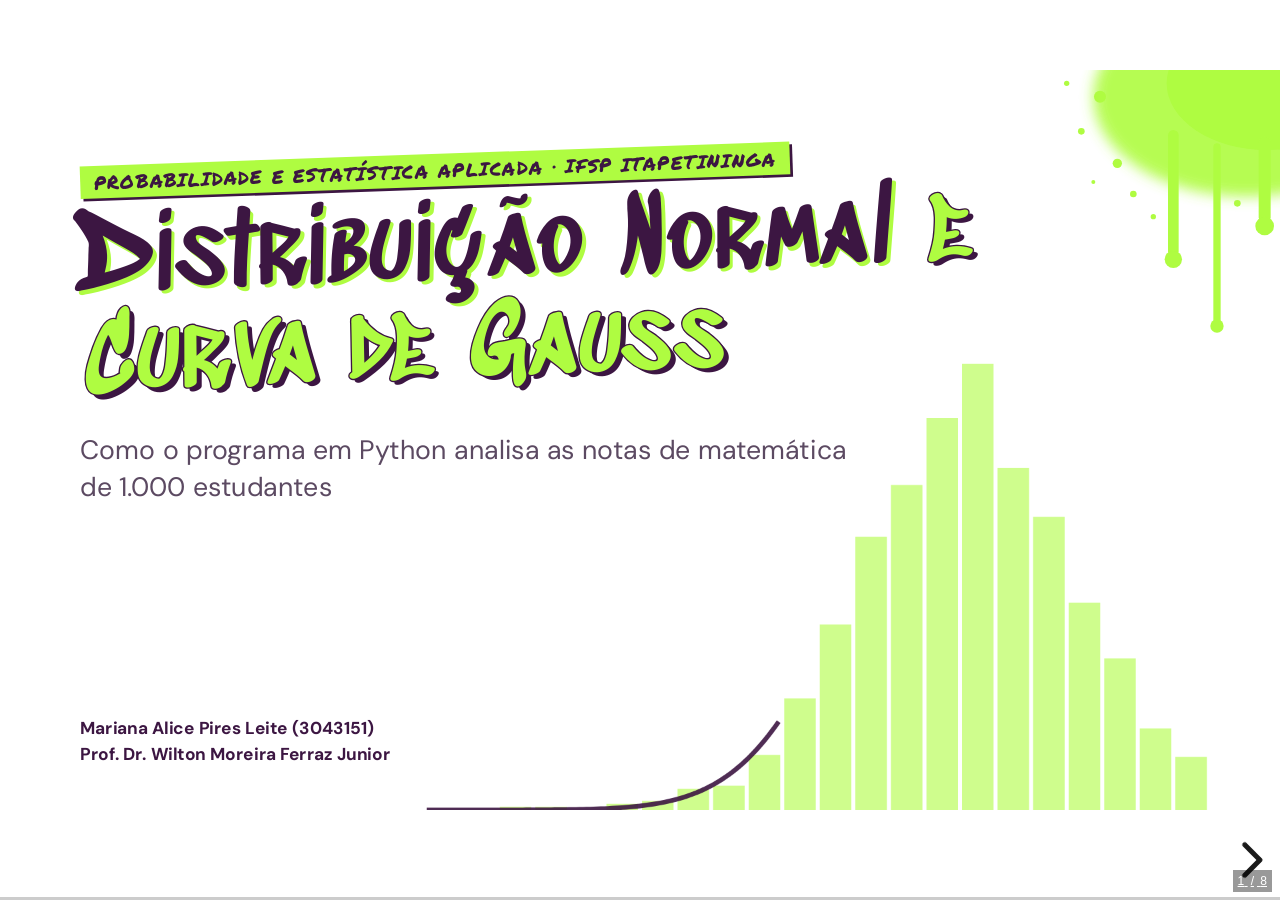
<file: index.html>
<!doctype html>
<html lang="pt-BR">
<head>
  <meta charset="utf-8">
  <meta name="viewport" content="width=device-width, initial-scale=1">
  <title>Distribuição Normal · Probabilidade e Estatística Aplicada</title>
  <link rel="stylesheet" href="vendor/reveal/reset.css">
  <link rel="stylesheet" href="vendor/reveal/reveal.css">
  <link rel="stylesheet" href="vendor/reveal/plugin/highlight/monokai.css">
  <link rel="stylesheet" href="assets/fontes.css">
  <link rel="stylesheet" href="assets/tema.css">
</head>
<body>
  <div class="reveal">
    <div class="slides">
      <section data-markdown="slides.md"></section>
    </div>
  </div>

  <div id="cronometro" class="cronometro oculto" title="Tecla T mostra ou esconde. Tecla R reinicia.">5:00</div>

  <script src="vendor/reveal/reveal.js"></script>
  <script src="vendor/reveal/plugin/markdown/markdown.js"></script>
  <script src="vendor/reveal/plugin/notes/notes.js"></script>
  <script src="vendor/reveal/plugin/highlight/highlight.js"></script>
  <script src="assets/dados.js"></script>
  <script src="assets/graficos.js"></script>
  <script>
    // Aberto direto do arquivo (duplo clique), o navegador bloqueia a leitura do slides.md.
    var precisaServidor = location.protocol === "file:" && document.querySelector('section[data-markdown="slides.md"]');
    if (precisaServidor) {
      var aviso = document.createElement("div");
      aviso.className = "aviso-arquivo";
      aviso.innerHTML = '<div><h1>Quase lá!</h1>' +
        '<p>O <code>index.html</code> precisa de um servidor local para ler o <code>slides.md</code>.</p>' +
        '<p>Para abrir com duplo clique, use o arquivo <code>apresentacao.html</code> (gerado com <code>python3 build.py</code>).</p>' +
        '<p>Ou rode <code>python3 -m http.server 8000</code> nesta pasta e acesse <code>http://localhost:8000</code>.</p></div>';
      document.body.appendChild(aviso);
    } else {
      Reveal.initialize({
        width: 1920,
        height: 1080,
        margin: 0,
        center: false,
        hash: true,
        slideNumber: "c/t",
        transition: "slide",
        transitionSpeed: "default",
        backgroundTransition: "none",
        pdfSeparateFragments: false,
        highlight: { highlightOnLoad: true },
        plugins: [RevealMarkdown, RevealHighlight, RevealNotes]
      }).then(function () {
        Graficos.iniciar(Reveal);
      });
    }
  </script>
</body>
</html>
</file>
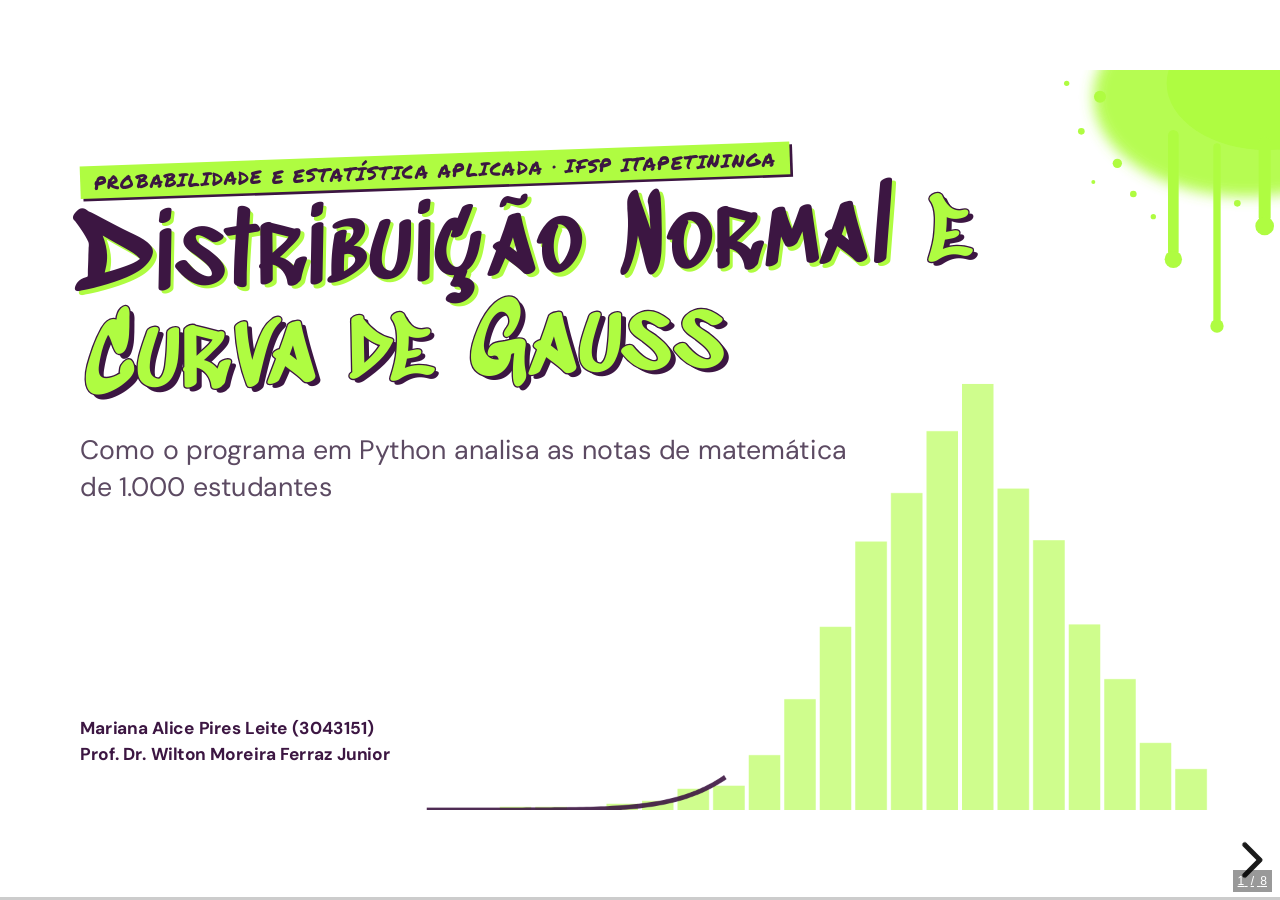
<file: apresentacao.html>
<!doctype html>
<html lang="pt-BR">
<head>
  <meta charset="utf-8">
  <meta name="viewport" content="width=device-width, initial-scale=1">
  <title>Distribuição Normal · Probabilidade e Estatística Aplicada</title>
  <link rel="stylesheet" href="vendor/reveal/reset.css">
  <link rel="stylesheet" href="vendor/reveal/reveal.css">
  <link rel="stylesheet" href="vendor/reveal/plugin/highlight/monokai.css">
  <link rel="stylesheet" href="assets/fontes.css">
  <link rel="stylesheet" href="assets/tema.css">
</head>
<body>
  <div class="reveal">
    <div class="slides">
      <section data-markdown>
<textarea data-template>
<!-- .slide: class="claro capa" data-background-color="#FFFFFF" -->

<div class="fundo-curva"><canvas class="fundo-sino" width="1920" height="1080" aria-hidden="true"></canvas></div>

<p class="eyebrow">Probabilidade e Estatística Aplicada · IFSP Itapetininga</p>

<h1 class="titulo-capa">Distribuição Normal <span class="azul">e Curva de Gauss</span></h1>

<p class="subtitulo">Como o programa em Python analisa as notas de matemática de 1.000 estudantes</p>

<p class="rodape">Mariana Alice Pires Leite (3043151)<br>Prof. Dr. Wilton Moreira Ferraz Junior</p>


Note:
(10 segundos) Professor e turma, eu sou a Mariana e vou explicar o código do meu trabalho sobre distribuição normal. O programa lê as notas de matemática de mil estudantes e verifica se elas se comportam como uma Curva de Gauss.

---

<!-- .slide: class="claro" data-background-color="#FFFFFF" -->

<p class="eyebrow">Como o programa está organizado</p>

## Um arquivo, uma função para cada parte

<div class="fluxo">
<div class="cartao"><p class="rotulo azul">Parte B</p><h3>Ler</h3><code>carregar_notas()</code><p>CSV vira lista de notas</p></div>
<div class="seta"></div>
<div class="cartao"><p class="rotulo azul">Parte C</p><h3>Medir</h3><code>media() mediana() modas() ...</code><p>Medidas com as fórmulas</p></div>
<div class="seta"></div>
<div class="cartao"><p class="rotulo azul">Parte D</p><h3>Contar</h3><code>regra_empirica()</code><p>Notas em <span class="xb">x</span> ± k·s</p></div>
<div class="seta"></div>
<div class="cartao"><p class="rotulo azul">Parte E</p><h3>Padronizar</h3><code>escore_z()</code><p>z e valores atípicos</p></div>
<div class="seta"></div>
<div class="cartao"><p class="rotulo azul">Parte F</p><h3>Desenhar</h3><code>gerar_histograma()</code><p>PNG com a curva</p></div>
</div>

<div class="grade g2">
<div class="cartao inverso"><p class="rotulo azul">Bibliotecas</p><p><code>csv</code> para ler, <code>math</code> para a raiz e a exponencial e <code>matplotlib</code> só para os gráficos. Nenhuma biblioteca estatística e nenhum resultado digitado à mão.</p></div>
<div class="cartao inverso"><p class="rotulo azul">Para rodar</p><p style="font-family:monospace;font-size:30px;color:#AFFC41">python analise_distribuicao_normal.py</p><p>A <code>main()</code> chama as funções nessa ordem e imprime tudo no terminal.</p></div>
</div>

Note:
(30 segundos) O programa é um único arquivo e cada parte da atividade virou uma função. A carregar notas lê o CSV, as funções da Parte C calculam as medidas, a regra empírica conta as notas nos intervalos, a escore z padroniza e a gerar histograma desenha o gráfico. A main chama tudo nessa ordem. Eu usei só o csv, o math e o matplotlib para os gráficos, então todas as contas foram programadas por mim com as fórmulas.

---

<!-- .slide: class="claro" data-background-color="#FFFFFF" -->

<p class="eyebrow">Parte B · Leitura e organização dos dados</p>
<p class="arquivo">analise_distribuicao_normal.py · carregar_notas() · aperte → para avançar</p>

<div class="r-stack" style="justify-items:stretch">
<div class="fragment fade-out" data-fragment-index="0" style="width:100%">
<p class="arquivo">linhas 32 a 40</p>

<pre style="font-size:28px"><code class="language-python" data-trim data-line-numbers data-ln-start-from="32">
with open(caminho, newline="", encoding="utf-8") as arquivo:
    leitor = csv.DictReader(arquivo)

    if coluna not in leitor.fieldnames:
        raise ValueError(f"A coluna '{coluna}' não existe no arquivo.")

    # A linha 1 é o cabeçalho, então os dados começam na linha 2
    for numero_linha, registro in enumerate(leitor, start=2):
        valor = registro.get(coluna)
</code></pre>
<p class="lead" style="margin-top:8px">O <b>DictReader</b> transforma cada linha em um dicionário. Antes de ler, o código confere se a coluna existe.</p>
</div>
<div class="fragment" data-fragment-index="0" style="width:100%">
<p class="arquivo">linhas 42 a 56</p>

<pre style="font-size:28px"><code class="language-python" data-trim data-line-numbers data-ln-start-from="42">
        if valor is None or valor.strip() == "":
            problemas.append((numero_linha, "valor ausente"))
            continue

        try:
            nota = int(valor.strip())
        except ValueError:
            problemas.append((numero_linha, f"valor inválido: {valor!r}"))
            continue

        if nota &lt; 0 or nota &gt; 100:
            problemas.append((numero_linha, f"fora do intervalo 0-100: {nota}"))
            continue

        notas.append(nota)
</code></pre>
<p class="lead" style="margin-top:8px">Três testes em cada nota, <b>vazia</b>, <b>não vira inteiro</b> ou <b>fora de 0 a 100</b>. O que passa vai para a lista. Resultado, 1.000 notas e nenhum problema.</p>
</div>
</div>

Note:
(45 segundos) A carregar notas abre o CSV e usa o DictReader, que transforma cada linha em um dicionário. Antes de ler, o código confere se a coluna math score existe. Depois, para cada linha, faz três testes. Se o valor está vazio, é ausente. Se o int não consegue converter, é inválido. E se a nota está fora de zero a cem, também é registrada como problema, com o número da linha. O que passa vai para a lista de notas. Na base, as mil notas foram lidas e nenhuma tinha problema.

---

<!-- .slide: class="claro" data-background-color="#FFFFFF" -->

<p class="eyebrow">Parte C · Medidas sem biblioteca estatística</p>
<p class="arquivo">analise_distribuicao_normal.py · medidas · aperte → para avançar</p>

<div class="r-stack" style="justify-items:stretch">
<div class="fragment fade-out" data-fragment-index="0" style="width:100%">
<p class="arquivo">linhas 66 a 74</p>

<pre style="font-size:30px"><code class="language-python" data-trim data-line-numbers data-ln-start-from="66">
def soma(dados):
    total = 0
    for x in dados:
        total += x
    return total


def media(dados):
    return soma(dados) / len(dados)
</code></pre>
<p class="lead" style="margin-top:8px"><b>Média</b> é a soma feita com um laço dividida pela quantidade.</p>
</div>
<div class="fragment fade-in-then-out" data-fragment-index="0" style="width:100%">
<p class="arquivo">linhas 77 a 83</p>

<pre style="font-size:30px"><code class="language-python" data-trim data-line-numbers data-ln-start-from="77">
def mediana(dados):
    ordenados = ordenar(dados)
    n = len(ordenados)
    meio = n // 2
    if n % 2 == 1:
        return ordenados[meio]
    return (ordenados[meio - 1] + ordenados[meio]) / 2
</code></pre>
<p class="lead" style="margin-top:8px"><b>Mediana</b> ordena a lista. Como 1.000 é par, faz a média dos dois valores do meio.</p>
</div>
<div class="fragment fade-in-then-out" data-fragment-index="1" style="width:100%">
<p class="arquivo">linhas 86 a 93</p>

<pre style="font-size:30px"><code class="language-python" data-trim data-line-numbers data-ln-start-from="86">
def modas(dados):
    frequencias = {}
    for x in dados:
        frequencias[x] = frequencias.get(x, 0) + 1

    maior_freq = max(frequencias.values())
    lista_modas = [valor for valor, freq in frequencias.items() if freq == maior_freq]
    return sorted(lista_modas), maior_freq
</code></pre>
<p class="lead" style="margin-top:8px"><b>Modas</b> contam a frequência de cada nota num dicionário e devolvem todas as que empatam.</p>
</div>
<div class="fragment fade-in-then-out" data-fragment-index="2" style="width:100%">
<p class="arquivo">linhas 96 a 101</p>

<pre style="font-size:30px"><code class="language-python" data-trim data-line-numbers data-ln-start-from="96">
def variancia_amostral(dados, m):
    n = len(dados)
    soma_quadrados = 0
    for x in dados:
        soma_quadrados += (x - m) ** 2
    return soma_quadrados / (n - 1)
</code></pre>
<p class="lead" style="margin-top:8px"><b>Variância amostral</b> divide por n − 1. O desvio-padrão é <code>math.sqrt(var)</code>, na linha 229.</p>
</div>
<div class="fragment" data-fragment-index="3" style="width:100%">
<p class="arquivo">linhas 104 a 110</p>

<pre style="font-size:30px"><code class="language-python" data-trim data-line-numbers data-ln-start-from="104">
def coeficiente_assimetria(dados, m, s):
    # g = n / ((n-1)(n-2)) * soma(((x - média) / s) ** 3)
    n = len(dados)
    soma_cubos = 0
    for x in dados:
        soma_cubos += ((x - m) / s) ** 3
    return (n / ((n - 1) * (n - 2))) * soma_cubos
</code></pre>
<p class="lead" style="margin-top:8px"><b>Assimetria</b> eleva os desvios padronizados ao cubo, o que mostra para que lado a cauda é mais longa.</p>
</div>
</div>

Note:
(50 segundos) Na Parte C cada medida é uma função, e eu vou passando uma por vez. A soma usa um laço e a média divide essa soma pela quantidade. A mediana ordena a lista e, como mil é par, faz a média dos dois valores do meio. A modas conta a frequência de cada nota num dicionário e devolve todas as que empatam na maior frequência. A variância amostral soma os desvios ao quadrado e divide por n menos um, e o desvio-padrão é a raiz dela, com math ponto sqrt. Por último, o coeficiente de assimetria eleva os desvios padronizados ao cubo, o que mostra para que lado a cauda é mais longa. Os resultados foram média sessenta e seis vírgula zero nove, mediana sessenta e seis, moda sessenta e cinco e desvio quinze vírgula dezesseis.

---

<!-- .slide: class="claro" data-background-color="#FFFFFF" -->

<p class="eyebrow">Partes D e E · Regra 68–95–99,7 e escore z</p>
<p class="arquivo">analise_distribuicao_normal.py · regra_empirica() e escore_z() · aperte → para avançar</p>

<div class="r-stack" style="justify-items:stretch">
<div class="fragment fade-out" data-fragment-index="0" style="width:100%">
<p class="arquivo">linhas 125 a 138</p>

<pre style="font-size:24px"><code class="language-python" data-trim data-line-numbers data-ln-start-from="125">
def regra_empirica(dados, m, s):
    resultados = []
    esperados = {1: 68.0, 2: 95.0, 3: 99.7}
    n = len(dados)
    for k in (1, 2, 3):
        limite_inf = m - k * s
        limite_sup = m + k * s
        quantidade = 0
        for x in dados:
            if limite_inf &lt;= x &lt;= limite_sup:
                quantidade += 1
        percentual = quantidade / n * 100
        resultados.append((k, limite_inf, limite_sup, quantidade, percentual, esperados[k]))
    return resultados
</code></pre>
<p class="lead" style="margin-top:8px">Para k = 1, 2 e 3, conta as notas entre <b>média − k·s</b> e <b>média + k·s</b>. Deu 69,6%, 95,4% e 99,6%.</p>
</div>
<div class="fragment fade-in-then-out" data-fragment-index="0" style="width:100%">
<p class="arquivo">linhas 141 a 142</p>

<pre style="font-size:24px"><code class="language-python" data-trim data-line-numbers data-ln-start-from="141">
def escore_z(x, m, s):
    return (x - m) / s
</code></pre>
<p class="lead" style="margin-top:8px">O escore z é <b>(x − média) / s</b>. A nota 0 tem z = −4,36.</p>
</div>
<div class="fragment" data-fragment-index="1" style="width:100%">
<p class="arquivo">linhas 262 a 262</p>

<pre style="font-size:24px"><code class="language-python" data-trim data-line-numbers data-ln-start-from="262">
atipicos = [x for x in notas if abs(escore_z(x, m, s)) &gt; 3]
</code></pre>
<p class="lead" style="margin-top:8px">Na <code>main()</code>, guarda as notas com <b>|z| &gt; 3</b>. Foram 4, as notas 0, 8, 18 e 19.</p>
</div>
</div>

Note:
(45 segundos) A regra empírica calcula, para k igual a um, dois e três, os limites média menos k desvios e média mais k desvios, e um laço conta quantas notas ficam dentro. O percentual é essa contagem dividida por n vezes cem. Deu sessenta e nove vírgula seis, noventa e cinco vírgula quatro e noventa e nove vírgula seis por cento, bem perto de sessenta e oito, noventa e cinco e noventa e nove vírgula sete. A escore z é só x menos a média dividido pelo desvio. Na main, a linha duzentos e sessenta e dois percorre todas as notas e guarda as que têm módulo de z maior que três. Foram quatro, zero, oito, dezoito e dezenove.

---

<!-- .slide: class="claro" data-background-color="#FFFFFF" -->

<div class="lado-a-lado" style="grid-template-columns:660px 980px;gap:40px">
<div class="painel" style="background:#fff">
<canvas class="hist-camadas" data-tema="claro" width="1040" height="600" aria-label="Histograma das notas com camadas que podem ser ligadas"></canvas>
<div class="controles">
<button class="btn ativo" data-camada="barras" style="--c:#5E9112">histograma</button>
<button class="btn" data-camada="curva" style="--c:#3C1642">curva normal</button>
<button class="btn" data-camada="media" style="--c:#086375">média</button>
<button class="btn" data-camada="sigma" style="--c:#0E9F84">± 1 desvio</button>
</div>
</div>
<div>
<p class="eyebrow">Parte F · Representação gráfica</p>

<div class="r-stack" style="justify-items:stretch">
<div class="fragment fade-out" data-fragment-index="0" style="width:100%">
<p class="arquivo">linhas 153 a 156</p>

<pre style="font-size:22px"><code class="language-python" data-trim data-line-numbers data-ln-start-from="153">
# Classes de largura 5, de 0 a 100
classes = list(range(0, 105, 5))
ax.hist(dados, bins=classes, density=True, color="#9ecae1",
        edgecolor="white", label="Notas de matemática")
</code></pre>
<p class="lead" style="margin-top:8px">Histograma com classes de 5 em 5 e <code>density=True</code>, para a área valer 1 como a da curva.</p>
</div>
<div class="fragment fade-in-then-out" data-fragment-index="0" style="width:100%">
<p class="arquivo">linhas 158 a 162</p>

<pre style="font-size:22px"><code class="language-python" data-trim data-line-numbers data-ln-start-from="158">
# Curva normal teórica calculada com a fórmula da densidade
xs = [i / 10 for i in range(0, 1001)]
ys = [densidade_normal(x, m, s) for x in xs]
ax.plot(xs, ys, color="#08519c", linewidth=2.5,
        label=f"Curva normal teórica (μ={m:.2f}, σ={s:.2f})")
</code></pre>
<p class="lead" style="margin-top:8px">A curva usa a fórmula da densidade em 1.001 pontos.</p>
</div>
<div class="fragment" data-fragment-index="1" style="width:100%">
<p class="arquivo">linhas 164 a 168</p>

<pre style="font-size:22px"><code class="language-python" data-trim data-line-numbers data-ln-start-from="164">
ax.axvline(m, color="#d62728", linewidth=2, label=f"Média = {m:.2f}")
ax.axvline(m - s, color="#ff7f0e", linewidth=1.8, linestyle="--",
           label=f"μ − σ = {m - s:.2f}")
ax.axvline(m + s, color="#ff7f0e", linewidth=1.8, linestyle="--",
           label=f"μ + σ = {m + s:.2f}")
</code></pre>
<p class="lead" style="margin-top:8px">Linha da média e linhas de um desvio abaixo e acima.</p>
</div>
</div>
</div>
</div>


Note:
(40 segundos) A gerar histograma usa o matplotlib. Primeiro o histograma com classes de cinco em cinco e density igual a true, que faz a área das barras valer um, igual à área da curva. Clico em curva normal, que o código desenha calculando a fórmula da densidade em mil e um pontos com a função densidade normal. Depois ligo a linha da média e as linhas de um desvio abaixo e acima. No fim, o gráfico é salvo como histograma curva normal ponto png.

---

<!-- .slide: class="claro" data-background-color="#FFFFFF" -->

<p class="eyebrow">O que a saída mostra · Parte G</p>

## Aproximadamente normal

<div class="grade g4" style="margin-top:32px">
<div class="cartao"><p class="rotulo">Média e mediana</p><p class="numero"><span data-calc="media" data-casas="2">66,09</span></p><p>mediana <span data-calc="mediana">66</span>, moda <span data-calc="moda">65</span></p></div>
<div class="cartao"><p class="rotulo">Regra empírica</p><p class="numero" style="font-size:48px !important"><span data-calc="r1p" data-casas="1">69,6</span> · <span data-calc="r2p" data-casas="1">95,4</span> · <span data-calc="r3p" data-casas="1">99,6</span></p><p>perto de 68, 95 e 99,7</p></div>
<div class="cartao"><p class="rotulo">Assimetria</p><p class="numero"><span data-calc="g" data-casas="2">−0,28</span></p><p>negativa e leve</p></div>
<div class="cartao"><p class="rotulo">Atípicos</p><p class="numero"><span data-calc="natip">4</span></p><p>todos na cauda de baixo</p></div>
</div>

<div class="cartao inverso alto">
<p class="conclusao-final">As notas têm <b>comportamento aproximadamente normal</b>. Não é uma normal perfeita, porque as notas são inteiras e vão só de 0 a 100, e há uma leve assimetria.</p>
</div>

Note:
(30 segundos) Juntando o que o programa imprime, a média e a mediana são quase iguais, os percentuais batem com a regra empírica, a assimetria é leve e há quatro valores atípicos. A conclusão é que as notas têm comportamento aproximadamente normal, mas não perfeitamente normal, porque as notas são inteiras e limitadas entre zero e cem e existe uma leve assimetria.

---

<!-- .slide: class="claro capa" data-background-color="#FFFFFF" -->

<div class="fundo-curva"><canvas class="fundo-sino" width="1920" height="1080" aria-hidden="true"></canvas></div>

<p class="eyebrow">Distribuição Normal e Curva de Gauss</p>

<h1 class="titulo-capa">Obrigada!</h1>

<p class="subtitulo">Perguntas?</p>

<p class="rodape">Mariana Alice Pires Leite (3043151)<br>Prof. Dr. Wilton Moreira Ferraz Junior</p>


Note:
(5 segundos) Esse é o código do meu trabalho. Obrigada, e fico à disposição para perguntas.

</textarea>
</section>
    </div>
  </div>

  <div id="cronometro" class="cronometro oculto" title="Tecla T mostra ou esconde. Tecla R reinicia.">5:00</div>

  <script src="vendor/reveal/reveal.js"></script>
  <script src="vendor/reveal/plugin/markdown/markdown.js"></script>
  <script src="vendor/reveal/plugin/notes/notes.js"></script>
  <script src="vendor/reveal/plugin/highlight/highlight.js"></script>
  <script src="assets/dados.js"></script>
  <script src="assets/graficos.js"></script>
  <script>
    // Aberto direto do arquivo (duplo clique), o navegador bloqueia a leitura do slides.md.
    var precisaServidor = location.protocol === "file:" && document.querySelector('section[data-markdown="slides.md"]');
    if (precisaServidor) {
      var aviso = document.createElement("div");
      aviso.className = "aviso-arquivo";
      aviso.innerHTML = '<div><h1>Quase lá!</h1>' +
        '<p>O <code>index.html</code> precisa de um servidor local para ler o <code>slides.md</code>.</p>' +
        '<p>Para abrir com duplo clique, use o arquivo <code>apresentacao.html</code> (gerado com <code>python3 build.py</code>).</p>' +
        '<p>Ou rode <code>python3 -m http.server 8000</code> nesta pasta e acesse <code>http://localhost:8000</code>.</p></div>';
      document.body.appendChild(aviso);
    } else {
      Reveal.initialize({
        width: 1920,
        height: 1080,
        margin: 0,
        center: false,
        hash: true,
        slideNumber: "c/t",
        transition: "slide",
        transitionSpeed: "default",
        backgroundTransition: "none",
        pdfSeparateFragments: false,
        highlight: { highlightOnLoad: true },
        plugins: [RevealMarkdown, RevealHighlight, RevealNotes]
      }).then(function () {
        Graficos.iniciar(Reveal);
      });
    }
  </script>
</body>
</html>
</file>
<file: vendor/reveal/reveal.css>
/**
 * reveal.js 5.2.0
 * https://revealjs.com
 * MIT licensed
 *
 * Copyright (C) 2011-2024 Hakim El Hattab, https://hakim.se
 */

.reveal .r-stretch,.reveal .stretch{max-width:none;max-height:none}.reveal pre.r-stretch code,.reveal pre.stretch code{height:100%;max-height:100%;box-sizing:border-box}.reveal .r-fit-text{display:inline-block;white-space:nowrap}.reveal .r-stack{display:grid;grid-template-rows:100%}.reveal .r-stack>*{grid-area:1/1;margin:auto}.reveal .r-hstack,.reveal .r-vstack{display:flex}.reveal .r-hstack img,.reveal .r-hstack video,.reveal .r-vstack img,.reveal .r-vstack video{min-width:0;min-height:0;object-fit:contain}.reveal .r-vstack{flex-direction:column;align-items:center;justify-content:center}.reveal .r-hstack{flex-direction:row;align-items:center;justify-content:center}.reveal .items-stretch{align-items:stretch}.reveal .items-start{align-items:flex-start}.reveal .items-center{align-items:center}.reveal .items-end{align-items:flex-end}.reveal .justify-between{justify-content:space-between}.reveal .justify-around{justify-content:space-around}.reveal .justify-start{justify-content:flex-start}.reveal .justify-center{justify-content:center}.reveal .justify-end{justify-content:flex-end}html.reveal-full-page{width:100%;height:100%;height:100vh;height:calc(var(--vh,1vh) * 100);height:100dvh;overflow:hidden}.reveal-viewport{height:100%;overflow:hidden;position:relative;line-height:1;margin:0;background-color:#fff;color:#000;--r-controls-spacing:12px;--r-overlay-header-height:40px;--r-overlay-margin:0px;--r-overlay-padding:6px;--r-overlay-gap:5px}@media screen and (max-width:1024px),(max-height:768px){.reveal-viewport{--r-overlay-header-height:26px}}.reveal-viewport:fullscreen{top:0!important;left:0!important;width:100%!important;height:100%!important;transform:none!important}.reveal .fragment{transition:all .2s ease}.reveal .fragment:not(.custom){opacity:0;visibility:hidden;will-change:opacity}.reveal .fragment.visible{opacity:1;visibility:inherit}.reveal .fragment.disabled{transition:none}.reveal .fragment.grow{opacity:1;visibility:inherit}.reveal .fragment.grow.visible{transform:scale(1.3)}.reveal .fragment.shrink{opacity:1;visibility:inherit}.reveal .fragment.shrink.visible{transform:scale(.7)}.reveal .fragment.zoom-in{transform:scale(.1)}.reveal .fragment.zoom-in.visible{transform:none}.reveal .fragment.fade-out{opacity:1;visibility:inherit}.reveal .fragment.fade-out.visible{opacity:0;visibility:hidden}.reveal .fragment.semi-fade-out{opacity:1;visibility:inherit}.reveal .fragment.semi-fade-out.visible{opacity:.5;visibility:inherit}.reveal .fragment.strike{opacity:1;visibility:inherit}.reveal .fragment.strike.visible{text-decoration:line-through}.reveal .fragment.fade-up{transform:translate(0,40px)}.reveal .fragment.fade-up.visible{transform:translate(0,0)}.reveal .fragment.fade-down{transform:translate(0,-40px)}.reveal .fragment.fade-down.visible{transform:translate(0,0)}.reveal .fragment.fade-right{transform:translate(-40px,0)}.reveal .fragment.fade-right.visible{transform:translate(0,0)}.reveal .fragment.fade-left{transform:translate(40px,0)}.reveal .fragment.fade-left.visible{transform:translate(0,0)}.reveal .fragment.current-visible,.reveal .fragment.fade-in-then-out{opacity:0;visibility:hidden}.reveal .fragment.current-visible.current-fragment,.reveal .fragment.fade-in-then-out.current-fragment{opacity:1;visibility:inherit}.reveal .fragment.fade-in-then-semi-out{opacity:0;visibility:hidden}.reveal .fragment.fade-in-then-semi-out.visible{opacity:.5;visibility:inherit}.reveal .fragment.fade-in-then-semi-out.current-fragment{opacity:1;visibility:inherit}.reveal .fragment.highlight-blue,.reveal .fragment.highlight-current-blue,.reveal .fragment.highlight-current-green,.reveal .fragment.highlight-current-red,.reveal .fragment.highlight-green,.reveal .fragment.highlight-red{opacity:1;visibility:inherit}.reveal .fragment.highlight-red.visible{color:#ff2c2d}.reveal .fragment.highlight-green.visible{color:#17ff2e}.reveal .fragment.highlight-blue.visible{color:#1b91ff}.reveal .fragment.highlight-current-red.current-fragment{color:#ff2c2d}.reveal .fragment.highlight-current-green.current-fragment{color:#17ff2e}.reveal .fragment.highlight-current-blue.current-fragment{color:#1b91ff}.reveal:after{content:"";font-style:italic}.reveal iframe{z-index:1}.reveal a{position:relative}@keyframes bounce-right{0%,10%,25%,40%,50%{transform:translateX(0)}20%{transform:translateX(10px)}30%{transform:translateX(-5px)}}@keyframes bounce-left{0%,10%,25%,40%,50%{transform:translateX(0)}20%{transform:translateX(-10px)}30%{transform:translateX(5px)}}@keyframes bounce-down{0%,10%,25%,40%,50%{transform:translateY(0)}20%{transform:translateY(10px)}30%{transform:translateY(-5px)}}.reveal .controls{display:none;position:absolute;top:auto;bottom:var(--r-controls-spacing);right:var(--r-controls-spacing);left:auto;z-index:11;color:#000;pointer-events:none;font-size:10px}.reveal .controls button{position:absolute;padding:0;background-color:transparent;border:0;outline:0;cursor:pointer;color:currentColor;transform:scale(.9999);transition:color .2s ease,opacity .2s ease,transform .2s ease;z-index:2;pointer-events:auto;font-size:inherit;visibility:hidden;opacity:0;-webkit-appearance:none;-webkit-tap-highlight-color:transparent}.reveal .controls .controls-arrow:after,.reveal .controls .controls-arrow:before{content:"";position:absolute;top:0;left:0;width:2.6em;height:.5em;border-radius:.25em;background-color:currentColor;transition:all .15s ease,background-color .8s ease;transform-origin:.2em 50%;will-change:transform}.reveal .controls .controls-arrow{position:relative;width:3.6em;height:3.6em}.reveal .controls .controls-arrow:before{transform:translateX(.5em) translateY(1.55em) rotate(45deg)}.reveal .controls .controls-arrow:after{transform:translateX(.5em) translateY(1.55em) rotate(-45deg)}.reveal .controls .controls-arrow:hover:before{transform:translateX(.5em) translateY(1.55em) rotate(40deg)}.reveal .controls .controls-arrow:hover:after{transform:translateX(.5em) translateY(1.55em) rotate(-40deg)}.reveal .controls .controls-arrow:active:before{transform:translateX(.5em) translateY(1.55em) rotate(36deg)}.reveal .controls .controls-arrow:active:after{transform:translateX(.5em) translateY(1.55em) rotate(-36deg)}.reveal .controls .navigate-left{right:6.4em;bottom:3.2em;transform:translateX(-10px)}.reveal .controls .navigate-left.highlight{animation:bounce-left 2s 50 both ease-out}.reveal .controls .navigate-right{right:0;bottom:3.2em;transform:translateX(10px)}.reveal .controls .navigate-right .controls-arrow{transform:rotate(180deg)}.reveal .controls .navigate-right.highlight{animation:bounce-right 2s 50 both ease-out}.reveal .controls .navigate-up{right:3.2em;bottom:6.4em;transform:translateY(-10px)}.reveal .controls .navigate-up .controls-arrow{transform:rotate(90deg)}.reveal .controls .navigate-down{right:3.2em;bottom:-1.4em;padding-bottom:1.4em;transform:translateY(10px)}.reveal .controls .navigate-down .controls-arrow{transform:rotate(-90deg)}.reveal .controls .navigate-down.highlight{animation:bounce-down 2s 50 both ease-out}.reveal .controls[data-controls-back-arrows=faded] .navigate-up.enabled{opacity:.3}.reveal .controls[data-controls-back-arrows=faded] .navigate-up.enabled:hover{opacity:1}.reveal .controls[data-controls-back-arrows=hidden] .navigate-up.enabled{opacity:0;visibility:hidden}.reveal .controls .enabled{visibility:visible;opacity:.9;cursor:pointer;transform:none}.reveal .controls .enabled.fragmented{opacity:.5}.reveal .controls .enabled.fragmented:hover,.reveal .controls .enabled:hover{opacity:1}.reveal:not(.rtl) .controls[data-controls-back-arrows=faded] .navigate-left.enabled{opacity:.3}.reveal:not(.rtl) .controls[data-controls-back-arrows=faded] .navigate-left.enabled:hover{opacity:1}.reveal:not(.rtl) .controls[data-controls-back-arrows=hidden] .navigate-left.enabled{opacity:0;visibility:hidden}.reveal.rtl .controls[data-controls-back-arrows=faded] .navigate-right.enabled{opacity:.3}.reveal.rtl .controls[data-controls-back-arrows=faded] .navigate-right.enabled:hover{opacity:1}.reveal.rtl .controls[data-controls-back-arrows=hidden] .navigate-right.enabled{opacity:0;visibility:hidden}.reveal[data-navigation-mode=linear].has-horizontal-slides .navigate-down,.reveal[data-navigation-mode=linear].has-horizontal-slides .navigate-up{display:none}.reveal:not(.has-vertical-slides) .controls .navigate-left,.reveal[data-navigation-mode=linear].has-horizontal-slides .navigate-left{bottom:1.4em;right:5.5em}.reveal:not(.has-vertical-slides) .controls .navigate-right,.reveal[data-navigation-mode=linear].has-horizontal-slides .navigate-right{bottom:1.4em;right:.5em}.reveal:not(.has-horizontal-slides) .controls .navigate-up{right:1.4em;bottom:5em}.reveal:not(.has-horizontal-slides) .controls .navigate-down{right:1.4em;bottom:.5em}.reveal.has-dark-background .controls{color:#fff}.reveal.has-light-background .controls{color:#000}.reveal.no-hover .controls .controls-arrow:active:before,.reveal.no-hover .controls .controls-arrow:hover:before{transform:translateX(.5em) translateY(1.55em) rotate(45deg)}.reveal.no-hover .controls .controls-arrow:active:after,.reveal.no-hover .controls .controls-arrow:hover:after{transform:translateX(.5em) translateY(1.55em) rotate(-45deg)}@media screen and (min-width:500px){.reveal-viewport{--r-controls-spacing:0.8em}.reveal .controls[data-controls-layout=edges]{top:0;right:0;bottom:0;left:0}.reveal .controls[data-controls-layout=edges] .navigate-down,.reveal .controls[data-controls-layout=edges] .navigate-left,.reveal .controls[data-controls-layout=edges] .navigate-right,.reveal .controls[data-controls-layout=edges] .navigate-up{bottom:auto;right:auto}.reveal .controls[data-controls-layout=edges] .navigate-left{top:50%;left:var(--r-controls-spacing);margin-top:-1.8em}.reveal .controls[data-controls-layout=edges] .navigate-right{top:50%;right:var(--r-controls-spacing);margin-top:-1.8em}.reveal .controls[data-controls-layout=edges] .navigate-up{top:var(--r-controls-spacing);left:50%;margin-left:-1.8em}.reveal .controls[data-controls-layout=edges] .navigate-down{bottom:calc(var(--r-controls-spacing) - 1.4em + .3em);left:50%;margin-left:-1.8em}}.reveal .progress{position:absolute;display:none;height:3px;width:100%;bottom:0;left:0;z-index:10;background-color:rgba(0,0,0,.2);color:#fff}.reveal .progress:after{content:"";display:block;position:absolute;height:10px;width:100%;top:-10px}.reveal .progress span{display:block;height:100%;width:100%;background-color:currentColor;transition:transform .8s cubic-bezier(.26,.86,.44,.985);transform-origin:0 0;transform:scaleX(0)}.reveal .slide-number{position:absolute;display:block;right:8px;bottom:8px;z-index:31;font-family:Helvetica,sans-serif;font-size:12px;line-height:1;color:#fff;background-color:rgba(0,0,0,.4);padding:5px}.reveal .slide-number a{color:currentColor}.reveal .slide-number-delimiter{margin:0 3px}.reveal{position:relative;width:100%;height:100%;overflow:hidden;touch-action:pinch-zoom}.reveal.embedded{touch-action:pan-y}.reveal.embedded.is-vertical-slide{touch-action:none}.reveal .slides{position:absolute;width:100%;height:100%;top:0;right:0;bottom:0;left:0;margin:auto;pointer-events:none;overflow:visible;z-index:1;text-align:center;perspective:600px;perspective-origin:50% 40%}.reveal .slides>section{perspective:600px}.reveal .slides>section,.reveal .slides>section>section{display:none;position:absolute;width:100%;pointer-events:auto;z-index:10;transform-style:flat;transition:transform-origin .8s cubic-bezier(.26,.86,.44,.985),transform .8s cubic-bezier(.26,.86,.44,.985),visibility .8s cubic-bezier(.26,.86,.44,.985),opacity .8s cubic-bezier(.26,.86,.44,.985)}.reveal[data-transition-speed=fast] .slides section{transition-duration:.4s}.reveal[data-transition-speed=slow] .slides section{transition-duration:1.2s}.reveal .slides section[data-transition-speed=fast]{transition-duration:.4s}.reveal .slides section[data-transition-speed=slow]{transition-duration:1.2s}.reveal .slides>section.stack{padding-top:0;padding-bottom:0;pointer-events:none;height:100%}.reveal .slides>section.present,.reveal .slides>section>section.present{display:block;z-index:11;opacity:1}.reveal .slides>section:empty,.reveal .slides>section>section:empty,.reveal .slides>section>section[data-background-interactive],.reveal .slides>section[data-background-interactive]{pointer-events:none}.reveal.center,.reveal.center .slides,.reveal.center .slides section{min-height:0!important}.reveal .slides>section:not(.present),.reveal .slides>section>section:not(.present){pointer-events:none}.reveal.overview .slides>section,.reveal.overview .slides>section>section{pointer-events:auto}.reveal .slides>section.future,.reveal .slides>section.future>section,.reveal .slides>section.past,.reveal .slides>section.past>section,.reveal .slides>section>section.future,.reveal .slides>section>section.past{opacity:0}.reveal .slides>section[data-transition=slide].past,.reveal .slides>section[data-transition~=slide-out].past,.reveal.slide .slides>section:not([data-transition]).past{transform:translate(-150%,0)}.reveal .slides>section[data-transition=slide].future,.reveal .slides>section[data-transition~=slide-in].future,.reveal.slide .slides>section:not([data-transition]).future{transform:translate(150%,0)}.reveal .slides>section>section[data-transition=slide].past,.reveal .slides>section>section[data-transition~=slide-out].past,.reveal.slide .slides>section>section:not([data-transition]).past{transform:translate(0,-150%)}.reveal .slides>section>section[data-transition=slide].future,.reveal .slides>section>section[data-transition~=slide-in].future,.reveal.slide .slides>section>section:not([data-transition]).future{transform:translate(0,150%)}.reveal .slides>section[data-transition=linear].past,.reveal .slides>section[data-transition~=linear-out].past,.reveal.linear .slides>section:not([data-transition]).past{transform:translate(-150%,0)}.reveal .slides>section[data-transition=linear].future,.reveal .slides>section[data-transition~=linear-in].future,.reveal.linear .slides>section:not([data-transition]).future{transform:translate(150%,0)}.reveal .slides>section>section[data-transition=linear].past,.reveal .slides>section>section[data-transition~=linear-out].past,.reveal.linear .slides>section>section:not([data-transition]).past{transform:translate(0,-150%)}.reveal .slides>section>section[data-transition=linear].future,.reveal .slides>section>section[data-transition~=linear-in].future,.reveal.linear .slides>section>section:not([data-transition]).future{transform:translate(0,150%)}.reveal .slides section[data-transition=default].stack,.reveal.default .slides section.stack{transform-style:preserve-3d}.reveal .slides>section[data-transition=default].past,.reveal .slides>section[data-transition~=default-out].past,.reveal.default .slides>section:not([data-transition]).past{transform:translate3d(-100%,0,0) rotateY(-90deg) translate3d(-100%,0,0)}.reveal .slides>section[data-transition=default].future,.reveal .slides>section[data-transition~=default-in].future,.reveal.default .slides>section:not([data-transition]).future{transform:translate3d(100%,0,0) rotateY(90deg) translate3d(100%,0,0)}.reveal .slides>section>section[data-transition=default].past,.reveal .slides>section>section[data-transition~=default-out].past,.reveal.default .slides>section>section:not([data-transition]).past{transform:translate3d(0,-300px,0) rotateX(70deg) translate3d(0,-300px,0)}.reveal .slides>section>section[data-transition=default].future,.reveal .slides>section>section[data-transition~=default-in].future,.reveal.default .slides>section>section:not([data-transition]).future{transform:translate3d(0,300px,0) rotateX(-70deg) translate3d(0,300px,0)}.reveal .slides section[data-transition=convex].stack,.reveal.convex .slides section.stack{transform-style:preserve-3d}.reveal .slides>section[data-transition=convex].past,.reveal .slides>section[data-transition~=convex-out].past,.reveal.convex .slides>section:not([data-transition]).past{transform:translate3d(-100%,0,0) rotateY(-90deg) translate3d(-100%,0,0)}.reveal .slides>section[data-transition=convex].future,.reveal .slides>section[data-transition~=convex-in].future,.reveal.convex .slides>section:not([data-transition]).future{transform:translate3d(100%,0,0) rotateY(90deg) translate3d(100%,0,0)}.reveal .slides>section>section[data-transition=convex].past,.reveal .slides>section>section[data-transition~=convex-out].past,.reveal.convex .slides>section>section:not([data-transition]).past{transform:translate3d(0,-300px,0) rotateX(70deg) translate3d(0,-300px,0)}.reveal .slides>section>section[data-transition=convex].future,.reveal .slides>section>section[data-transition~=convex-in].future,.reveal.convex .slides>section>section:not([data-transition]).future{transform:translate3d(0,300px,0) rotateX(-70deg) translate3d(0,300px,0)}.reveal .slides section[data-transition=concave].stack,.reveal.concave .slides section.stack{transform-style:preserve-3d}.reveal .slides>section[data-transition=concave].past,.reveal .slides>section[data-transition~=concave-out].past,.reveal.concave .slides>section:not([data-transition]).past{transform:translate3d(-100%,0,0) rotateY(90deg) translate3d(-100%,0,0)}.reveal .slides>section[data-transition=concave].future,.reveal .slides>section[data-transition~=concave-in].future,.reveal.concave .slides>section:not([data-transition]).future{transform:translate3d(100%,0,0) rotateY(-90deg) translate3d(100%,0,0)}.reveal .slides>section>section[data-transition=concave].past,.reveal .slides>section>section[data-transition~=concave-out].past,.reveal.concave .slides>section>section:not([data-transition]).past{transform:translate3d(0,-80%,0) rotateX(-70deg) translate3d(0,-80%,0)}.reveal .slides>section>section[data-transition=concave].future,.reveal .slides>section>section[data-transition~=concave-in].future,.reveal.concave .slides>section>section:not([data-transition]).future{transform:translate3d(0,80%,0) rotateX(70deg) translate3d(0,80%,0)}.reveal .slides section[data-transition=zoom],.reveal.zoom .slides section:not([data-transition]){transition-timing-function:ease}.reveal .slides>section[data-transition=zoom].past,.reveal .slides>section[data-transition~=zoom-out].past,.reveal.zoom .slides>section:not([data-transition]).past{visibility:hidden;transform:scale(16)}.reveal .slides>section[data-transition=zoom].future,.reveal .slides>section[data-transition~=zoom-in].future,.reveal.zoom .slides>section:not([data-transition]).future{visibility:hidden;transform:scale(.2)}.reveal .slides>section>section[data-transition=zoom].past,.reveal .slides>section>section[data-transition~=zoom-out].past,.reveal.zoom .slides>section>section:not([data-transition]).past{transform:scale(16)}.reveal .slides>section>section[data-transition=zoom].future,.reveal .slides>section>section[data-transition~=zoom-in].future,.reveal.zoom .slides>section>section:not([data-transition]).future{transform:scale(.2)}.reveal.cube .slides{perspective:1300px}.reveal.cube .slides section{padding:30px;min-height:700px;backface-visibility:hidden;box-sizing:border-box;transform-style:preserve-3d}.reveal.center.cube .slides section{min-height:0}.reveal.cube .slides section:not(.stack):before{content:"";position:absolute;display:block;width:100%;height:100%;left:0;top:0;background:rgba(0,0,0,.1);border-radius:4px;transform:translateZ(-20px)}.reveal.cube .slides section:not(.stack):after{content:"";position:absolute;display:block;width:90%;height:30px;left:5%;bottom:0;background:0 0;z-index:1;border-radius:4px;box-shadow:0 95px 25px rgba(0,0,0,.2);transform:translateZ(-90px) rotateX(65deg)}.reveal.cube .slides>section.stack{padding:0;background:0 0}.reveal.cube .slides>section.past{transform-origin:100% 0;transform:translate3d(-100%,0,0) rotateY(-90deg)}.reveal.cube .slides>section.future{transform-origin:0 0;transform:translate3d(100%,0,0) rotateY(90deg)}.reveal.cube .slides>section>section.past{transform-origin:0 100%;transform:translate3d(0,-100%,0) rotateX(90deg)}.reveal.cube .slides>section>section.future{transform-origin:0 0;transform:translate3d(0,100%,0) rotateX(-90deg)}.reveal.page .slides{perspective-origin:0 50%;perspective:3000px}.reveal.page .slides section{padding:30px;min-height:700px;box-sizing:border-box;transform-style:preserve-3d}.reveal.page .slides section.past{z-index:12}.reveal.page .slides section:not(.stack):before{content:"";position:absolute;display:block;width:100%;height:100%;left:0;top:0;background:rgba(0,0,0,.1);transform:translateZ(-20px)}.reveal.page .slides section:not(.stack):after{content:"";position:absolute;display:block;width:90%;height:30px;left:5%;bottom:0;background:0 0;z-index:1;border-radius:4px;box-shadow:0 95px 25px rgba(0,0,0,.2);transform:translateZ(-90px) rotateX(65deg)}.reveal.page .slides>section.stack{padding:0;background:0 0}.reveal.page .slides>section.past{transform-origin:0 0;transform:translate3d(-40%,0,0) rotateY(-80deg)}.reveal.page .slides>section.future{transform-origin:100% 0;transform:translate3d(0,0,0)}.reveal.page .slides>section>section.past{transform-origin:0 0;transform:translate3d(0,-40%,0) rotateX(80deg)}.reveal.page .slides>section>section.future{transform-origin:0 100%;transform:translate3d(0,0,0)}.reveal .slides section[data-transition=fade],.reveal.fade .slides section:not([data-transition]),.reveal.fade .slides>section>section:not([data-transition]){transform:none;transition:opacity .5s}.reveal.fade.overview .slides section,.reveal.fade.overview .slides>section>section{transition:none}.reveal .slides section[data-transition=none],.reveal.none .slides section:not([data-transition]){transform:none;transition:none}.reveal .pause-overlay{position:absolute;top:0;left:0;width:100%;height:100%;background:#000;visibility:hidden;opacity:0;z-index:100;transition:all 1s ease}.reveal .pause-overlay .resume-button{position:absolute;bottom:20px;right:20px;color:#ccc;border-radius:2px;padding:6px 14px;border:2px solid #ccc;font-size:16px;background:0 0;cursor:pointer}.reveal .pause-overlay .resume-button:hover{color:#fff;border-color:#fff}.reveal.paused .pause-overlay{visibility:visible;opacity:1}.reveal .no-transition,.reveal .no-transition *,.reveal .slides.disable-slide-transitions section{transition:none!important}.reveal .slides.disable-slide-transitions section{transform:none!important}.reveal .backgrounds{position:absolute;width:100%;height:100%;top:0;left:0;perspective:600px}.reveal .slide-background{display:none;position:absolute;width:100%;height:100%;opacity:0;visibility:hidden;overflow:hidden;background-color:rgba(0,0,0,0);transition:all .8s cubic-bezier(.26,.86,.44,.985)}.reveal .slide-background-content{position:absolute;width:100%;height:100%;background-position:50% 50%;background-repeat:no-repeat;background-size:cover}.reveal .slide-background.stack{display:block}.reveal .slide-background.present{opacity:1;visibility:visible;z-index:2}.print-pdf .reveal .slide-background{opacity:1!important;visibility:visible!important}.reveal .slide-background video{position:absolute;width:100%;height:100%;max-width:none;max-height:none;top:0;left:0;object-fit:cover}.reveal .slide-background[data-background-size=contain] video{object-fit:contain}.reveal>.backgrounds .slide-background[data-background-transition=none],.reveal[data-background-transition=none]>.backgrounds .slide-background:not([data-background-transition]){transition:none}.reveal>.backgrounds .slide-background[data-background-transition=slide],.reveal[data-background-transition=slide]>.backgrounds .slide-background:not([data-background-transition]){opacity:1}.reveal>.backgrounds .slide-background.past[data-background-transition=slide],.reveal[data-background-transition=slide]>.backgrounds .slide-background.past:not([data-background-transition]){transform:translate(-100%,0)}.reveal>.backgrounds .slide-background.future[data-background-transition=slide],.reveal[data-background-transition=slide]>.backgrounds .slide-background.future:not([data-background-transition]){transform:translate(100%,0)}.reveal>.backgrounds .slide-background>.slide-background.past[data-background-transition=slide],.reveal[data-background-transition=slide]>.backgrounds .slide-background>.slide-background.past:not([data-background-transition]){transform:translate(0,-100%)}.reveal>.backgrounds .slide-background>.slide-background.future[data-background-transition=slide],.reveal[data-background-transition=slide]>.backgrounds .slide-background>.slide-background.future:not([data-background-transition]){transform:translate(0,100%)}.reveal>.backgrounds .slide-background.past[data-background-transition=convex],.reveal[data-background-transition=convex]>.backgrounds .slide-background.past:not([data-background-transition]){opacity:0;transform:translate3d(-100%,0,0) rotateY(-90deg) translate3d(-100%,0,0)}.reveal>.backgrounds .slide-background.future[data-background-transition=convex],.reveal[data-background-transition=convex]>.backgrounds .slide-background.future:not([data-background-transition]){opacity:0;transform:translate3d(100%,0,0) rotateY(90deg) translate3d(100%,0,0)}.reveal>.backgrounds .slide-background>.slide-background.past[data-background-transition=convex],.reveal[data-background-transition=convex]>.backgrounds .slide-background>.slide-background.past:not([data-background-transition]){opacity:0;transform:translate3d(0,-100%,0) rotateX(90deg) translate3d(0,-100%,0)}.reveal>.backgrounds .slide-background>.slide-background.future[data-background-transition=convex],.reveal[data-background-transition=convex]>.backgrounds .slide-background>.slide-background.future:not([data-background-transition]){opacity:0;transform:translate3d(0,100%,0) rotateX(-90deg) translate3d(0,100%,0)}.reveal>.backgrounds .slide-background.past[data-background-transition=concave],.reveal[data-background-transition=concave]>.backgrounds .slide-background.past:not([data-background-transition]){opacity:0;transform:translate3d(-100%,0,0) rotateY(90deg) translate3d(-100%,0,0)}.reveal>.backgrounds .slide-background.future[data-background-transition=concave],.reveal[data-background-transition=concave]>.backgrounds .slide-background.future:not([data-background-transition]){opacity:0;transform:translate3d(100%,0,0) rotateY(-90deg) translate3d(100%,0,0)}.reveal>.backgrounds .slide-background>.slide-background.past[data-background-transition=concave],.reveal[data-background-transition=concave]>.backgrounds .slide-background>.slide-background.past:not([data-background-transition]){opacity:0;transform:translate3d(0,-100%,0) rotateX(-90deg) translate3d(0,-100%,0)}.reveal>.backgrounds .slide-background>.slide-background.future[data-background-transition=concave],.reveal[data-background-transition=concave]>.backgrounds .slide-background>.slide-background.future:not([data-background-transition]){opacity:0;transform:translate3d(0,100%,0) rotateX(90deg) translate3d(0,100%,0)}.reveal>.backgrounds .slide-background[data-background-transition=zoom],.reveal[data-background-transition=zoom]>.backgrounds .slide-background:not([data-background-transition]){transition-timing-function:ease}.reveal>.backgrounds .slide-background.past[data-background-transition=zoom],.reveal[data-background-transition=zoom]>.backgrounds .slide-background.past:not([data-background-transition]){opacity:0;visibility:hidden;transform:scale(16)}.reveal>.backgrounds .slide-background.future[data-background-transition=zoom],.reveal[data-background-transition=zoom]>.backgrounds .slide-background.future:not([data-background-transition]){opacity:0;visibility:hidden;transform:scale(.2)}.reveal>.backgrounds .slide-background>.slide-background.past[data-background-transition=zoom],.reveal[data-background-transition=zoom]>.backgrounds .slide-background>.slide-background.past:not([data-background-transition]){opacity:0;visibility:hidden;transform:scale(16)}.reveal>.backgrounds .slide-background>.slide-background.future[data-background-transition=zoom],.reveal[data-background-transition=zoom]>.backgrounds .slide-background>.slide-background.future:not([data-background-transition]){opacity:0;visibility:hidden;transform:scale(.2)}.reveal[data-transition-speed=fast]>.backgrounds .slide-background{transition-duration:.4s}.reveal[data-transition-speed=slow]>.backgrounds .slide-background{transition-duration:1.2s}.reveal [data-auto-animate-target^=unmatched]{will-change:opacity}.reveal section[data-auto-animate]:not(.stack):not([data-auto-animate=running]) [data-auto-animate-target^=unmatched]{opacity:0}.reveal.overview{perspective-origin:50% 50%;perspective:700px}.reveal.overview .slides section{height:100%;top:0!important;opacity:1!important;overflow:hidden;visibility:visible!important;cursor:pointer;box-sizing:border-box}.reveal.overview .slides section.present,.reveal.overview .slides section:hover{outline:10px solid rgba(150,150,150,.4);outline-offset:10px}.reveal.overview .slides section .fragment{opacity:1;transition:none}.reveal.overview .slides section:after,.reveal.overview .slides section:before{display:none!important}.reveal.overview .slides>section.stack{padding:0;top:0!important;background:0 0;outline:0;overflow:visible}.reveal.overview .backgrounds{perspective:inherit}.reveal.overview .backgrounds .slide-background{opacity:1;visibility:visible;outline:10px solid rgba(150,150,150,.1);outline-offset:10px}.reveal.overview .backgrounds .slide-background.stack{overflow:visible}.reveal.overview .slides section,.reveal.overview-deactivating .slides section{transition:none}.reveal.overview .backgrounds .slide-background,.reveal.overview-deactivating .backgrounds .slide-background{transition:none}.reveal.rtl .slides,.reveal.rtl .slides h1,.reveal.rtl .slides h2,.reveal.rtl .slides h3,.reveal.rtl .slides h4,.reveal.rtl .slides h5,.reveal.rtl .slides h6{direction:rtl;font-family:sans-serif}.reveal.rtl code,.reveal.rtl pre{direction:ltr}.reveal.rtl ol,.reveal.rtl ul{text-align:right}.reveal.rtl .progress span{transform-origin:100% 0}.reveal.has-parallax-background .backgrounds{transition:all .8s ease}.reveal.has-parallax-background[data-transition-speed=fast] .backgrounds{transition-duration:.4s}.reveal.has-parallax-background[data-transition-speed=slow] .backgrounds{transition-duration:1.2s}@keyframes fade-in{from{opacity:0}to{opacity:1}}@keyframes scale-up{from{transform:scale(.95)}to{transform:scale(1)}}.reveal [data-preview-image],.reveal [data-preview-link]:not(a):not([data-preview-link=false]),.reveal [data-preview-video]{cursor:zoom-in}.r-overlay{position:absolute;top:var(--r-overlay-margin);right:var(--r-overlay-margin);bottom:var(--r-overlay-margin);left:var(--r-overlay-margin);border-radius:min(var(--r-overlay-margin),6px);z-index:99;background:rgba(0,0,0,.95);-webkit-backdrop-filter:blur(10px);backdrop-filter:blur(10px);transition:all .3s ease;color:#fff;animation:fade-in .3s ease;font-family:ui-sans-serif,system-ui,-apple-system,Helvetica,sans-serif}.r-overlay-viewport{position:absolute;top:var(--r-overlay-padding);right:var(--r-overlay-padding);bottom:var(--r-overlay-padding);left:var(--r-overlay-padding);gap:var(--r-overlay-gap);display:flex;flex-direction:column}.r-overlay-header{display:flex;z-index:2;box-sizing:border-box;align-items:center;justify-content:flex-end;height:var(--r-overlay-header-height);gap:6px}.r-overlay-header .r-overlay-button{all:unset;display:flex;align-items:center;justify-content:center;min-width:var(--r-overlay-header-height);min-height:var(--r-overlay-header-height);padding:0 calc(var(--r-overlay-header-height)/ 4);opacity:1;border-radius:6px;font-size:18px;gap:8px;cursor:pointer;box-sizing:border-box}.r-overlay-header .r-overlay-button:hover{opacity:1;background-color:rgba(255,255,255,.15)}.r-overlay-header .icon{display:inline-block;width:20px;height:20px;background-position:50% 50%;background-size:100%;background-repeat:no-repeat}.r-overlay-close .icon{background-image:url([data-uri])}.r-overlay-external .icon{background-image:url([data-uri])}.r-overlay-content{position:relative;display:grid;place-items:center;border-radius:6px;overflow:hidden;flex-grow:1;background-color:rgba(20,20,20,.8);animation:scale-up .5s cubic-bezier(.26,.86,.44,.985)}.r-overlay-spinner{position:absolute;display:block;top:50%;left:50%;width:32px;height:32px;margin:-16px 0 0 -16px;z-index:10;background-image:url([data-uri]%2F%2F%2F6%2Bvr8nJybW1tcDAwOjo6Nvb26ioqKOjo7Ozs%2FLy8vz8%2FAAAAAAAAAAAACH%2FC05FVFNDQVBFMi4wAwEAAAAh%2FhpDcmVhdGVkIHdpdGggYWpheGxvYWQuaW5mbwAh%[base64]%2FV%2FnmOM82XiHRLYKhKP1oZmADdEAAAh%2BQQJCgAAACwAAAAAIAAgAAAE6hDISWlZpOrNp1lGNRSdRpDUolIGw5RUYhhHukqFu8DsrEyqnWThGvAmhVlteBvojpTDDBUEIFwMFBRAmBkSgOrBFZogCASwBDEY%2FCZSg7GSE0gSCjQBMVG023xWBhklAnoEdhQEfyNqMIcKjhRsjEdnezB%2BA4k8gTwJhFuiW4dokXiloUepBAp5qaKpp6%2BHo7aWW54wl7obvEe0kRuoplCGepwSx2jJvqHEmGt6whJpGpfJCHmOoNHKaHx61WiSR92E4lbFoq%2BB6QDtuetcaBPnW6%2BO7wDHpIiK9SaVK5GgV543tzjgGcghAgAh%[base64]%2B%2BG%2Bw48edZPK%2BM6hLJpQg484enXIdQFSS1u6UhksENEQAAIfkECQoAAAAsAAAAACAAIAAABOcQyEmpGKLqzWcZRVUQnZYg1aBSh2GUVEIQ2aQOE%2BG%2BcD4ntpWkZQj1JIiZIogDFFyHI0UxQwFugMSOFIPJftfVAEoZLBbcLEFhlQiqGp1Vd140AUklUN3eCA51C1EWMzMCezCBBmkxVIVHBWd3HHl9JQOIJSdSnJ0TDKChCwUJjoWMPaGqDKannasMo6WnM562R5YluZRwur0wpgqZE7NKUm%2BFNRPIhjBJxKZteWuIBMN4zRMIVIhffcgojwCF117i4nlLnY5ztRLsnOk%2BaV%2BoJY7V7m76PdkS4trKcdg0Zc0tTcKkRAAAIfkECQoAAAAsAAAAACAAIAAABO4QyEkpKqjqzScpRaVkXZWQEximw1BSCUEIlDohrft6cpKCk5xid5MNJTaAIkekKGQkWyKHkvhKsR7ARmitkAYDYRIbUQRQjWBwJRzChi9CRlBcY1UN4g0%[base64]%[base64]%2BE71SRQeyqUToLA7VxF0JDyIQh%2FMVVPMt1ECZlfcjZJ9mIKoaTl1MRIl5o4CUKXOwmyrCInCKqcWtvadL2SYhyASyNDJ0uIiRMDjI0Fd30%2FiI2UA5GSS5UDj2l6NoqgOgN4gksEBgYFf0FDqKgHnyZ9OX8HrgYHdHpcHQULXAS2qKpENRg7eAMLC7kTBaixUYFkKAzWAAnLC7FLVxLWDBLKCwaKTULgEwbLA4hJtOkSBNqITT3xEgfLpBtzE%2FjiuL04RGEBgwWhShRgQExHBAAh%2BQQJCgAAACwAAAAAIAAgAAAE7xDISWlSqerNpyJKhWRdlSAVoVLCWk6JKlAqAavhO9UkUHsqlE6CwO1cRdCQ8iEIfzFVTzLdRAmZX3I2SfZiCqGk5dTESJeaOAlClzsJsqwiJwiqnFrb2nS9kmIcgEsjQydLiIlHehhpejaIjzh9eomSjZR%[base64]%2BE71SRQeyqUToLA7VxF0JDyIQh%[base64]%2BE71SRQeyqUToLA7VxF0JDyIQh%2FMVVPMt1ECZlfcjZJ9mIKoaTl1MRIl5o4CUKXOwmyrCInCKqcWtvadL2SYhyASyNDJ0uIiUd6GAULDJCRiXo1CpGXDJOUjY%2BYip9DhToJA4RBLwMLCwVDfRgbBAaqqoZ1XBMHswsHtxtFaH1iqaoGNgAIxRpbFAgfPQSqpbgGBqUD1wBXeCYp1AYZ19JJOYgH1KwA4UBvQwXUBxPqVD9L3sbp2BNk2xvvFPJd%2BMFCN6HAAIKgNggY0KtEBAAh%[base64]%2BvsYMDAzZQPC9VCNkDWUhGkuE5PxJNwiUK4UfLzOlD4WvzAHaoG9nxPi5d%2BjYUqfAhhykOFwJWiAAAIfkECQoAAAAsAAAAACAAIAAABPAQyElpUqnqzaciSoVkXVUMFaFSwlpOCcMYlErAavhOMnNLNo8KsZsMZItJEIDIFSkLGQoQTNhIsFehRww2CQLKF0tYGKYSg%2BygsZIuNqJksKgbfgIGepNo2cIUB3V1B3IvNiBYNQaDSTtfhhx0CwVPI0UJe0%2Bbm4g5VgcGoqOcnjmjqDSdnhgEoamcsZuXO1aWQy8KAwOAuTYYGwi7w5h%2BKr0SJ8MFihpNbx%2B4Erq7BYBuzsdiH1jCAzoSfl0rVirNbRXlBBlLX%2BBP0XJLAPGzTkAuAOqb0WT5AH7OcdCm5B8TgRwSRKIHQtaLCwg1RAAAOwAAAAAAAAAAAA%3D%3D);visibility:hidden;opacity:0}.r-overlay-preview .r-overlay-content iframe{width:100%;height:100%;max-width:100%;max-height:100%;border:0;opacity:0;visibility:hidden;transition:all .3s ease}.r-overlay-preview[data-state=loaded] iframe{opacity:1;visibility:visible}.r-overlay-preview .r-overlay-content img,.r-overlay-preview .r-overlay-content video{position:absolute;max-width:100%;max-height:100%;width:100%;height:100%;margin:0;object-fit:scale-down}.r-overlay-preview[data-preview-fit=none] img,.r-overlay-preview[data-preview-fit=none] video{object-fit:none}.r-overlay-preview[data-preview-fit=scale-down] img,.r-overlay-preview[data-preview-fit=scale-down] video{object-fit:scale-down}.r-overlay-preview[data-preview-fit=contain] img,.r-overlay-preview[data-preview-fit=contain] video{object-fit:contain}.r-overlay-preview[data-preview-fit=cover] img,.r-overlay-preview[data-preview-fit=cover] video{object-fit:cover}.r-overlay-preview[data-state=loaded] .r-overlay-content-inner{position:absolute;z-index:-1;left:0;top:45%;width:100%;text-align:center;letter-spacing:normal}.r-overlay-preview .r-overlay-error{font-size:18px;color:orange}.r-overlay-preview .x-frame-error{opacity:0;transition:opacity .3s ease .3s}.r-overlay-preview[data-state=loaded] .x-frame-error{opacity:1}.r-overlay-preview[data-state=loading] .r-overlay-spinner{opacity:.6;visibility:visible}.r-overlay-help .r-overlay-content{overflow:auto}.r-overlay-help-content{max-width:560px;padding:20px 0;margin:auto;text-align:center;letter-spacing:normal}.r-overlay-help-content .title{font-size:20px;margin-top:0}.r-overlay-help .r-overlay-help-content table{border:1px solid #fff;border-collapse:collapse;font-size:16px;text-align:left}.r-overlay-help .r-overlay-help-content table td,.r-overlay-help .r-overlay-help-content table th{width:240px;padding:14px;border:1px solid #fff;vertical-align:middle}.r-overlay-help .r-overlay-help-content table th{padding-top:20px;padding-bottom:20px}.reveal .playback{position:absolute;left:15px;bottom:20px;z-index:30;cursor:pointer;transition:all .4s ease;-webkit-tap-highlight-color:transparent}.reveal.overview .playback{opacity:0;visibility:hidden}.reveal .hljs{min-height:100%}.reveal .hljs table{margin:initial}.reveal .hljs-ln-code,.reveal .hljs-ln-numbers{padding:0;border:0}.reveal .hljs-ln-numbers{opacity:.6;padding-right:.75em;text-align:right;vertical-align:top}.reveal .hljs.has-highlights tr:not(.highlight-line){opacity:.4}.reveal .hljs.has-highlights.fragment{transition:all .2s ease}.reveal .hljs:not(:first-child).fragment{position:absolute;top:0;left:0;width:100%;box-sizing:border-box}.reveal pre[data-auto-animate-target]{overflow:hidden}.reveal pre[data-auto-animate-target] code{height:100%}.reveal .roll{display:inline-block;line-height:1.2;overflow:hidden;vertical-align:top;perspective:400px;perspective-origin:50% 50%}.reveal .roll:hover{background:0 0;text-shadow:none}.reveal .roll span{display:block;position:relative;padding:0 2px;pointer-events:none;transition:all .4s ease;transform-origin:50% 0;transform-style:preserve-3d;backface-visibility:hidden}.reveal .roll:hover span{background:rgba(0,0,0,.5);transform:translate3d(0,0,-45px) rotateX(90deg)}.reveal .roll span:after{content:attr(data-title);display:block;position:absolute;left:0;top:0;padding:0 2px;backface-visibility:hidden;transform-origin:50% 0;transform:translate3d(0,110%,0) rotateX(-90deg)}.reveal aside.notes{display:none}.reveal .speaker-notes{display:none;position:absolute;width:33.3333333333%;height:100%;top:0;left:100%;padding:14px 18px 14px 18px;z-index:1;font-size:18px;line-height:1.4;border:1px solid rgba(0,0,0,.05);color:#222;background-color:#f5f5f5;overflow:auto;box-sizing:border-box;text-align:left;font-family:Helvetica,sans-serif;-webkit-overflow-scrolling:touch}.reveal .speaker-notes .notes-placeholder{color:#ccc;font-style:italic}.reveal .speaker-notes:focus{outline:0}.reveal .speaker-notes:before{content:"Speaker notes";display:block;margin-bottom:10px;opacity:.5}.reveal.show-notes{max-width:75%;overflow:visible}.reveal.show-notes .speaker-notes{display:block}@media screen and (min-width:1600px){.reveal .speaker-notes{font-size:20px}}@media screen and (max-width:1024px){.reveal.show-notes{border-left:0;max-width:none;max-height:70%;max-height:70vh;overflow:visible}.reveal.show-notes .speaker-notes{top:100%;left:0;width:100%;height:30vh;border:0}}@media screen and (max-width:600px){.reveal.show-notes{max-height:60%;max-height:60vh}.reveal.show-notes .speaker-notes{top:100%;height:40vh}.reveal .speaker-notes{font-size:14px}}.reveal .jump-to-slide{position:absolute;top:15px;left:15px;z-index:30;font-size:32px;-webkit-tap-highlight-color:transparent}.reveal .jump-to-slide-input{background:0 0;padding:8px;font-size:inherit;color:currentColor;border:0}.reveal .jump-to-slide-input::placeholder{color:currentColor;opacity:.5}.reveal.has-dark-background .jump-to-slide-input{color:#fff}.reveal.has-light-background .jump-to-slide-input{color:#222}.reveal .jump-to-slide-input:focus{outline:0}.zoomed .reveal *,.zoomed .reveal :after,.zoomed .reveal :before{backface-visibility:visible!important}.zoomed .reveal .controls,.zoomed .reveal .progress{opacity:0}.zoomed .reveal .roll span{background:0 0}.zoomed .reveal .roll span:after{visibility:hidden}.reveal-viewport.loading-scroll-mode{visibility:hidden}.reveal-viewport.reveal-scroll{margin:0 auto;overflow:auto;overflow-x:hidden;overflow-y:auto;z-index:1;--r-scrollbar-width:7px;--r-scrollbar-trigger-size:5px;--r-controls-spacing:8px}@media screen and (max-width:500px){.reveal-viewport.reveal-scroll{--r-scrollbar-width:3px;--r-scrollbar-trigger-size:3px}}.reveal-viewport.reveal-scroll .backgrounds,.reveal-viewport.reveal-scroll .controls,.reveal-viewport.reveal-scroll .playback,.reveal-viewport.reveal-scroll .progress,.reveal-viewport.reveal-scroll .slide-number,.reveal-viewport.reveal-scroll .speaker-notes{display:none!important}.reveal-viewport.reveal-scroll .pause-overlay,.reveal-viewport.reveal-scroll .r-overlay{position:fixed}.reveal-viewport.reveal-scroll .reveal{overflow:visible;touch-action:manipulation}.reveal-viewport.reveal-scroll .slides{position:static;pointer-events:initial;left:auto;top:auto;width:100%!important;margin:0;padding:0;overflow:visible;display:block;perspective:none;perspective-origin:50% 50%}.reveal-viewport.reveal-scroll .scroll-page{position:relative;width:100%;height:calc(var(--page-height) + var(--page-scroll-padding));z-index:1;overflow:visible}.reveal-viewport.reveal-scroll .scroll-page-sticky{position:sticky;height:var(--page-height);top:0}.reveal-viewport.reveal-scroll .scroll-page-content{position:absolute;top:0;left:0;width:100%;height:100%;overflow:hidden}.reveal-viewport.reveal-scroll .scroll-page section{visibility:visible!important;display:block!important;position:absolute!important;width:var(--slide-width)!important;height:var(--slide-height)!important;top:50%!important;left:50%!important;opacity:1!important;transform:scale(var(--slide-scale)) translate(-50%,-50%)!important;transform-style:flat!important;transform-origin:0 0!important}.reveal-viewport.reveal-scroll .slide-background{display:block!important;position:absolute;top:0;left:0;width:100%;height:100%;z-index:auto!important;visibility:visible;opacity:1;touch-action:manipulation}.reveal-viewport.reveal-scroll[data-scrollbar=auto]::-webkit-scrollbar,.reveal-viewport.reveal-scroll[data-scrollbar=true]::-webkit-scrollbar{display:none}.reveal-viewport.reveal-scroll[data-scrollbar=auto],.reveal-viewport.reveal-scroll[data-scrollbar=true]{scrollbar-width:none}.reveal-viewport.has-dark-background,.reveal.has-dark-background{--r-overlay-element-bg-color:240,240,240;--r-overlay-element-fg-color:0,0,0}.reveal-viewport.has-light-background,.reveal.has-light-background{--r-overlay-element-bg-color:0,0,0;--r-overlay-element-fg-color:240,240,240}.reveal-viewport.reveal-scroll .scrollbar{position:sticky;top:50%;z-index:20;opacity:0;transition:all .3s ease}.reveal-viewport.reveal-scroll .scrollbar.visible,.reveal-viewport.reveal-scroll .scrollbar:hover{opacity:1}.reveal-viewport.reveal-scroll .scrollbar .scrollbar-inner{position:absolute;width:var(--r-scrollbar-width);height:calc(var(--viewport-height) - var(--r-controls-spacing) * 2);right:var(--r-controls-spacing);top:0;transform:translateY(-50%);border-radius:var(--r-scrollbar-width);z-index:10}.reveal-viewport.reveal-scroll .scrollbar .scrollbar-playhead{position:absolute;width:var(--r-scrollbar-width);height:var(--r-scrollbar-width);top:0;left:0;border-radius:var(--r-scrollbar-width);background-color:rgba(var(--r-overlay-element-bg-color),1);z-index:11;transition:background-color .2s ease}.reveal-viewport.reveal-scroll .scrollbar .scrollbar-slide{position:absolute;width:100%;background-color:rgba(var(--r-overlay-element-bg-color),.2);box-shadow:0 0 0 1px rgba(var(--r-overlay-element-fg-color),.1);border-radius:var(--r-scrollbar-width);transition:background-color .2s ease}.reveal-viewport.reveal-scroll .scrollbar .scrollbar-slide:after{content:"";position:absolute;width:200%;height:100%;top:0;left:-50%;background:rgba(0,0,0,0);z-index:-1}.reveal-viewport.reveal-scroll .scrollbar .scrollbar-slide.active,.reveal-viewport.reveal-scroll .scrollbar .scrollbar-slide:hover{background-color:rgba(var(--r-overlay-element-bg-color),.4)}.reveal-viewport.reveal-scroll .scrollbar .scrollbar-trigger{position:absolute;width:100%;transition:background-color .2s ease}.reveal-viewport.reveal-scroll .scrollbar .scrollbar-slide.active.has-triggers{background-color:rgba(var(--r-overlay-element-bg-color),.4);z-index:10}.reveal-viewport.reveal-scroll .scrollbar .scrollbar-slide.active .scrollbar-trigger:after{content:"";position:absolute;width:var(--r-scrollbar-trigger-size);height:var(--r-scrollbar-trigger-size);border-radius:20px;top:50%;left:50%;transform:translate(-50%,-50%);background-color:rgba(var(--r-overlay-element-bg-color),1);transition:transform .2s ease,opacity .2s ease;opacity:.4}.reveal-viewport.reveal-scroll .scrollbar .scrollbar-slide.active .scrollbar-trigger.active:after,.reveal-viewport.reveal-scroll .scrollbar .scrollbar-slide.active .scrollbar-trigger.active~.scrollbar-trigger:after{opacity:1}.reveal-viewport.reveal-scroll .scrollbar .scrollbar-slide.active .scrollbar-trigger~.scrollbar-trigger.active:after{transform:translate(calc(var(--r-scrollbar-width) * -2),0);background-color:rgba(var(--r-overlay-element-bg-color),1)}html.reveal-print *{-webkit-print-color-adjust:exact}html.reveal-print{width:100%;height:100%;overflow:visible}html.reveal-print body{margin:0 auto!important;border:0;padding:0;float:none!important;overflow:visible}html.reveal-print .nestedarrow,html.reveal-print .reveal .controls,html.reveal-print .reveal .playback,html.reveal-print .reveal .progress,html.reveal-print .reveal.overview,html.reveal-print .state-background{display:none!important}html.reveal-print .reveal pre code{overflow:hidden!important}html.reveal-print .reveal{width:auto!important;height:auto!important;overflow:hidden!important}html.reveal-print .reveal .slides{position:static;width:100%!important;height:auto!important;zoom:1!important;pointer-events:initial;left:auto;top:auto;margin:0!important;padding:0!important;overflow:visible;display:block;perspective:none;perspective-origin:50% 50%}html.reveal-print .reveal .slides .pdf-page{position:relative;overflow:hidden;z-index:1;page-break-after:always}html.reveal-print .reveal .slides .pdf-page:last-of-type{page-break-after:avoid}html.reveal-print .reveal .slides section{visibility:visible!important;display:block!important;position:absolute!important;margin:0!important;padding:0!important;box-sizing:border-box!important;min-height:1px;opacity:1!important;transform-style:flat!important;transform:none!important}html.reveal-print .reveal section.stack{position:relative!important;margin:0!important;padding:0!important;page-break-after:avoid!important;height:auto!important;min-height:auto!important}html.reveal-print .reveal img{box-shadow:none}html.reveal-print .reveal .backgrounds{display:none}html.reveal-print .reveal .slide-background{display:block!important;position:absolute;top:0;left:0;width:100%;height:100%;z-index:auto!important}html.reveal-print .reveal.show-notes{max-width:none;max-height:none}html.reveal-print .reveal .speaker-notes-pdf{display:block;width:100%;height:auto;max-height:none;top:auto;right:auto;bottom:auto;left:auto;z-index:100}html.reveal-print .reveal .speaker-notes-pdf[data-layout=separate-page]{position:relative;color:inherit;background-color:transparent;padding:20px;page-break-after:always;border:0}html.reveal-print .reveal .slide-number-pdf{display:block;position:absolute;font-size:14px;visibility:visible}html.reveal-print .aria-status{display:none}@media print{html:not(.print-pdf){overflow:visible;width:auto;height:auto}html:not(.print-pdf) body{margin:0;padding:0;overflow:visible}html:not(.print-pdf) .reveal{background:#fff;font-size:20pt}html:not(.print-pdf) .reveal .backgrounds,html:not(.print-pdf) .reveal .controls,html:not(.print-pdf) .reveal .progress,html:not(.print-pdf) .reveal .slide-number,html:not(.print-pdf) .reveal .state-background{display:none!important}html:not(.print-pdf) .reveal li,html:not(.print-pdf) .reveal p,html:not(.print-pdf) .reveal td{font-size:20pt!important;color:#000}html:not(.print-pdf) .reveal h1,html:not(.print-pdf) .reveal h2,html:not(.print-pdf) .reveal h3,html:not(.print-pdf) .reveal h4,html:not(.print-pdf) .reveal h5,html:not(.print-pdf) .reveal h6{color:#000!important;height:auto;line-height:normal;text-align:left;letter-spacing:normal}html:not(.print-pdf) .reveal h1{font-size:28pt!important}html:not(.print-pdf) .reveal h2{font-size:24pt!important}html:not(.print-pdf) .reveal h3{font-size:22pt!important}html:not(.print-pdf) .reveal h4{font-size:22pt!important;font-variant:small-caps}html:not(.print-pdf) .reveal h5{font-size:21pt!important}html:not(.print-pdf) .reveal h6{font-size:20pt!important;font-style:italic}html:not(.print-pdf) .reveal a:link,html:not(.print-pdf) .reveal a:visited{color:#000!important;font-weight:700;text-decoration:underline}html:not(.print-pdf) .reveal div,html:not(.print-pdf) .reveal ol,html:not(.print-pdf) .reveal p,html:not(.print-pdf) .reveal ul{visibility:visible;position:static;width:auto;height:auto;display:block;overflow:visible;margin:0;text-align:left!important}html:not(.print-pdf) .reveal pre,html:not(.print-pdf) .reveal table{margin-left:0;margin-right:0}html:not(.print-pdf) .reveal pre code{padding:20px}html:not(.print-pdf) .reveal blockquote{margin:20px 0}html:not(.print-pdf) .reveal .slides{position:static!important;width:auto!important;height:auto!important;left:0!important;top:0!important;margin-left:0!important;margin-top:0!important;padding:0!important;zoom:1!important;transform:none!important;overflow:visible!important;display:block!important;text-align:left!important;perspective:none;perspective-origin:50% 50%}html:not(.print-pdf) .reveal .slides section{visibility:visible!important;position:static!important;width:auto!important;height:auto!important;display:block!important;overflow:visible!important;left:0!important;top:0!important;margin-left:0!important;margin-top:0!important;padding:60px 20px!important;z-index:auto!important;opacity:1!important;page-break-after:always!important;transform-style:flat!important;transform:none!important;transition:none!important}html:not(.print-pdf) .reveal .slides section.stack{padding:0!important}html:not(.print-pdf) .reveal .slides section:last-of-type{page-break-after:avoid!important}html:not(.print-pdf) .reveal .slides section .fragment{opacity:1!important;visibility:visible!important;transform:none!important}html:not(.print-pdf) .reveal .r-fit-text{white-space:normal!important}html:not(.print-pdf) .reveal section img{display:block;margin:15px 0;background:#fff;border:1px solid #666;box-shadow:none}html:not(.print-pdf) .reveal section small{font-size:.8em}html:not(.print-pdf) .reveal .hljs{max-height:100%;white-space:pre-wrap;word-wrap:break-word;word-break:break-word;font-size:15pt}html:not(.print-pdf) .reveal .hljs .hljs-ln-numbers{white-space:nowrap}html:not(.print-pdf) .reveal .hljs td{font-size:inherit!important;color:inherit!important}}
</file>
<file: vendor/reveal/plugin/highlight/monokai.css>
/*
Monokai style - ported by Luigi Maselli - http://grigio.org
*/

.hljs {
  display: block;
  overflow-x: auto;
  padding: 0.5em;
  background: #272822;
  color: #ddd;
}

.hljs-tag,
.hljs-keyword,
.hljs-selector-tag,
.hljs-literal,
.hljs-strong,
.hljs-name {
  color: #f92672;
}

.hljs-code {
  color: #66d9ef;
}

.hljs-class .hljs-title {
  color: white;
}

.hljs-attribute,
.hljs-symbol,
.hljs-regexp,
.hljs-link {
  color: #bf79db;
}

.hljs-string,
.hljs-bullet,
.hljs-subst,
.hljs-title,
.hljs-section,
.hljs-emphasis,
.hljs-type,
.hljs-built_in,
.hljs-builtin-name,
.hljs-selector-attr,
.hljs-selector-pseudo,
.hljs-addition,
.hljs-variable,
.hljs-template-tag,
.hljs-template-variable {
  color: #a6e22e;
}

.hljs-comment,
.hljs-quote,
.hljs-deletion,
.hljs-meta {
  color: #75715e;
}

.hljs-keyword,
.hljs-selector-tag,
.hljs-literal,
.hljs-doctag,
.hljs-title,
.hljs-section,
.hljs-type,
.hljs-selector-id {
  font-weight: bold;
}
</file>
<file: assets/fontes.css>
/* Fontes locais (funcionam sem internet). Arquivos em vendor/fonts, licença SIL Open Font License. */
@font-face { font-family: "DM Sans"; font-weight: 400; font-style: normal; font-display: swap; src: url("../vendor/fonts/dm-sans-latin-400-normal.woff2") format("woff2"); }
@font-face { font-family: "DM Sans"; font-weight: 400; font-style: italic; font-display: swap; src: url("../vendor/fonts/dm-sans-latin-400-italic.woff2") format("woff2"); }
@font-face { font-family: "DM Sans"; font-weight: 500; font-style: normal; font-display: swap; src: url("../vendor/fonts/dm-sans-latin-500-normal.woff2") format("woff2"); }
@font-face { font-family: "DM Sans"; font-weight: 700; font-style: normal; font-display: swap; src: url("../vendor/fonts/dm-sans-latin-700-normal.woff2") format("woff2"); }
@font-face { font-family: "Space Grotesk"; font-weight: 500; font-style: normal; font-display: swap; src: url("../vendor/fonts/space-grotesk-latin-500-normal.woff2") format("woff2"); }
@font-face { font-family: "Space Grotesk"; font-weight: 700; font-style: normal; font-display: swap; src: url("../vendor/fonts/space-grotesk-latin-700-normal.woff2") format("woff2"); }
@font-face { font-family: "Caveat"; font-weight: 700; font-style: normal; font-display: swap; src: url("../vendor/fonts/caveat-latin-700-normal.woff2") format("woff2"); }
@font-face { font-family: "Sedgwick Ave Display"; font-weight: 400; font-style: normal; font-display: swap; src: url("../vendor/fonts/sedgwick-ave-display-latin-400-normal.woff2") format("woff2"); }
@font-face { font-family: "Permanent Marker"; font-weight: 400; font-style: normal; font-display: swap; src: url("../vendor/fonts/permanent-marker-latin-400-normal.woff2") format("woff2"); }
</file>
<file: assets/tema.css>
/* =========================================================
   Tema "arte de rua" da apresentação de Distribuição Normal (reveal.js)
   Fundo branco, roxo e verde-limão em destaque, letras de grafite.
   Paleta: https://coolors.co/3c1642-086375-1dd3b0-affc41-b2ff9e
   Os slides têm 1920 × 1080 px e o reveal escala para a tela.
   ========================================================= */

:root {
  --roxo: #3C1642;
  --roxo-medio: #6B2D78;      /* roxo mais claro para rótulos */
  --lima: #AFFC41;
  --lima-escuro: #5E9112;     /* lima legível sobre o branco */
  --menta: #B2FF9E;
  --turquesa: #1DD3B0;
  --petroleo: #086375;
  --alerta: #E4572E;          /* valores atípicos e avisos */

  --escuro: #3C1642;          /* paredes roxas (cartão inverso, código) */
  --escuro-2: #4B1F53;
  --borda-escura: #6A3573;
  --claro: #FFFFFF;           /* fundo de todos os slides */
  --claro-2: #FFFFFF;
  --borda-clara: #3C1642;
  --linha-suave: #E6DCE8;
  --azul: #AFFC41;            /* acento sobre roxo */
  --azul-forte: #6B2D78;      /* acento sobre branco */
  --texto-escuro: #3C1642;
  --texto-suave-claro: #5C4A62;
  --texto-suave-escuro: #E9DDEC;

  --sombra-adesivo: 8px 8px 0 var(--lima);
  --fonte-texto: "DM Sans", Arial, sans-serif;
  --fonte-titulo: "Sedgwick Ave Display", "Permanent Marker", cursive;
  --fonte-mao: "Permanent Marker", "Brush Script MT", cursive;
}

/* ---------- Base ---------- */
.reveal { font-family: var(--fonte-texto); font-size: 32px; color: var(--texto-escuro); }
.reveal .slides { text-align: left; }
.reveal .slides section { box-sizing: border-box; height: 1080px; padding: 96px 120px; }
.reveal .slides section > * { position: relative; z-index: 1; }
.reveal p { margin: 0 0 24px; line-height: 1.4; }
.reveal b, .reveal strong { font-weight: 700; }
.reveal h1, .reveal h2, .reveal h3 { font-weight: 400; margin: 0 0 28px; text-transform: none; color: var(--roxo); }
.reveal h1, .reveal h2 { font-family: var(--fonte-titulo); text-shadow: 5px 5px 0 var(--lima); letter-spacing: 1px; }
.reveal h1 { font-size: 132px; line-height: 1; }
.reveal h2 { font-size: 84px; line-height: 1.02; transform: rotate(-1deg); transform-origin: left center; }
.reveal h3 { font-family: var(--fonte-mao); font-size: 38px; line-height: 1.15; margin: 0; }
.reveal ul { margin: 0 0 24px 1.1em; }
.reveal li { margin-bottom: 12px; line-height: 1.35; }
.reveal li::marker { color: var(--roxo); }

/* ---------- Manchas de spray nos cantos ---------- */
.reveal .slides > section::before,
.reveal .slides > section::after { content: ""; position: absolute; pointer-events: none; z-index: 0; background-repeat: no-repeat; background-size: contain; }
.reveal .slides > section::before { right: -40px; top: -30px; width: 560px; height: 460px; background-image: url("spray-lima.svg"); }
.reveal .slides > section::after { left: -30px; bottom: -20px; width: 420px; height: 300px; background-image: url("spray-roxo.svg"); opacity: 0.9; }
/* alterna os lados para os slides não ficarem iguais */
.reveal .slides > section:nth-child(even)::before { transform: scaleY(0.8); transform-origin: top right; }
.reveal .slides > section:nth-child(even)::after,
.reveal .slides > section.capa::after { left: auto; right: -30px; transform: scaleX(-1); }

/* ---------- Textos ---------- */
.eyebrow { display: inline-block; font-family: var(--fonte-mao); font-size: 28px !important; letter-spacing: 2px; text-transform: uppercase; color: var(--roxo); background: var(--lima); padding: 6px 20px 4px; margin-bottom: 18px !important; transform: rotate(-2deg); box-shadow: 4px 4px 0 var(--roxo); }
.lead { font-size: 32px; color: var(--texto-suave-claro); }
.lead b, .reveal li b, .cartao p b { color: var(--roxo); background: linear-gradient(transparent 58%, var(--lima) 58%, var(--lima) 92%, transparent 92%); padding: 0 2px; }
.reveal li { color: var(--texto-suave-claro); }
.pequeno { font-size: 24px !important; }
.nota { font-family: var(--fonte-mao); font-size: 26px; color: var(--roxo-medio); }
.azul { color: var(--azul-forte) !important; }
.caveat { font-family: var(--fonte-mao); font-size: 56px; line-height: 1.1; color: var(--roxo); margin-top: 24px !important; }

/* ---------- Capa e encerramento ---------- */
.reveal .slides section > .fundo-curva { position: absolute; left: 0; top: 0; width: 1920px; height: 1080px; z-index: 0; pointer-events: none; }
.fundo-curva canvas { display: block; width: 100%; height: 100%; }
.titulo-capa { font-size: 150px !important; margin: 20px 0 28px !important; max-width: 1500px; transform: rotate(-2deg); transform-origin: left center; }
.titulo-capa .azul { color: var(--lima) !important; -webkit-text-stroke: 4px var(--roxo); paint-order: stroke fill; text-shadow: 7px 7px 0 var(--roxo); }
.subtitulo { font-size: 40px; max-width: 1150px; color: var(--texto-suave-claro); }
.rodape { position: absolute !important; left: 120px; bottom: 64px; font-size: 26px; line-height: 1.5 !important; color: var(--roxo); margin: 0 !important; font-weight: 700; }

/* ---------- Grades e cartões (adesivos) ---------- */
.grade { display: grid; gap: 32px; margin: 16px 0 36px; }
.g2 { grid-template-columns: repeat(2, 1fr); }
.g3 { grid-template-columns: repeat(3, 1fr); }
.g4 { grid-template-columns: repeat(4, 1fr); }
.g5 { grid-template-columns: repeat(5, 1fr); gap: 24px; }
.cartao { display: flex; flex-direction: column; gap: 14px; background: var(--claro-2); border: 3px solid var(--roxo); border-radius: 20px 8px 24px 10px; padding: 28px; box-shadow: var(--sombra-adesivo); }
.cartao p { margin: 0; font-size: 26px; color: var(--texto-suave-claro); }
.cartao.realce { background: var(--lima); box-shadow: 8px 8px 0 var(--roxo); }
.cartao.realce p { color: var(--roxo); }
.cartao.inverso { background: var(--roxo); border-color: var(--roxo); color: #fff; box-shadow: 8px 8px 0 var(--lima); }
.cartao.inverso h3 { color: #fff; }
.reveal section .cartao.inverso p { color: var(--texto-suave-escuro); }
.cartao.inverso .azul { color: var(--lima) !important; }
.cartao.inverso code { color: var(--lima); }
.cartao.inverso b { background: none; color: var(--lima); }
/* leve inclinação alternada, como adesivos colados na parede */
.grade > .cartao:nth-child(3n+1) { transform: rotate(-0.6deg); }
.grade > .cartao:nth-child(3n+2) { transform: rotate(0.5deg); }

.pill { display: inline-block; align-self: flex-start; padding: 6px 22px 4px; border-radius: 8px; border: 3px solid var(--roxo); font-family: var(--fonte-mao); font-size: 24px; background: var(--lima); color: var(--roxo); transform: rotate(-3deg); }
.pill.ok { background: var(--lima); }
.pill.leve { background: var(--menta); }
.pill.nao { background: var(--alerta); color: #fff; }
.pill.vermelho { background: var(--alerta); color: #fff; }

.numero { font-family: var(--fonte-mao); font-size: 64px !important; line-height: 1; color: var(--roxo) !important; }
.rotulo { font-family: var(--fonte-mao); font-size: 24px !important; letter-spacing: 1px; text-transform: uppercase; color: var(--roxo); }

/* ---------- Cartões de pode/não pode ---------- */
.lista-codigo { display: flex; flex-wrap: wrap; gap: 12px; }
.lista-codigo code { font-size: 24px; padding: 6px 14px; border-radius: 8px; background: var(--lima); color: var(--roxo); border: 2px solid var(--roxo); }
.lista-codigo.proibido code { background: #F3ECF4; text-decoration: line-through; text-decoration-color: var(--alerta); text-decoration-thickness: 4px; }
.cartao code { color: var(--roxo); }

/* ---------- Fluxo do programa ---------- */
.fluxo { display: flex; gap: 14px; align-items: stretch; margin: 40px 0 48px; }
.fluxo .cartao { flex: 1; padding: 24px; gap: 10px; }
.fluxo h3 { font-size: 34px; }
.fluxo .cartao p { font-size: 22px; }
.fluxo code { font-size: 20px; color: var(--roxo-medio); background: none; }
.seta { flex: none; align-self: center; width: 0; height: 0; border-left: 26px solid var(--roxo); border-top: 18px solid transparent; border-bottom: 18px solid transparent; }

/* ---------- Duas colunas ---------- */
.lado-a-lado { display: grid; grid-template-columns: 760px 1fr; gap: 64px; align-items: start; margin-top: 16px; }
.lado-a-lado.largo { grid-template-columns: 1fr 1fr; }
.lado-a-lado.codigo { grid-template-columns: 1040px 1fr; gap: 56px; }

/* ---------- Fórmulas em HTML ---------- */
.formula { font-family: "Cambria Math", "STIX Two Math", "Times New Roman", serif; font-size: 48px; display: flex; align-items: center; gap: 18px; margin: 12px 0 28px; flex-wrap: wrap; color: var(--roxo); }
.formula.pequena { font-size: 36px; gap: 12px; }
.formula i { font-style: italic; }
.frac { display: inline-flex; flex-direction: column; align-items: center; vertical-align: middle; line-height: 1.15; }
.frac > span:first-child { border-bottom: 3px solid currentColor; padding: 0 10px 4px; }
.frac > span:last-child { padding: 4px 10px 0; }
.caixa-formula { background: var(--claro-2); border: 3px dashed var(--roxo); border-radius: 18px; padding: 20px 32px; }

/* ---------- Painéis interativos ---------- */
.painel { background: var(--claro-2); border: 3px solid var(--roxo); border-radius: 22px 10px 26px 12px; padding: 24px; box-shadow: var(--sombra-adesivo); }
.painel canvas { display: block; width: 100%; height: auto; }
.controles { display: flex; gap: 14px; align-items: center; flex-wrap: wrap; margin-top: 18px; }
.controles label { font-size: 26px; font-weight: 700; display: flex; align-items: center; gap: 14px; }
.controles input[type=range] { width: 300px; accent-color: var(--roxo); }
.controles output { font-family: var(--fonte-mao); min-width: 70px; display: inline-block; }
.reveal button.btn { font-family: var(--fonte-mao); font-size: 24px; padding: 8px 22px 6px; border-radius: 10px; border: 3px solid var(--roxo); background: #fff; color: var(--roxo); cursor: pointer; box-shadow: 3px 3px 0 var(--roxo); }
.reveal button.btn.ativo { background: var(--lima); color: var(--roxo); }
.reveal button.btn[style*="--c"] { color: var(--c); border-color: var(--c); box-shadow: 3px 3px 0 var(--c); }
.reveal button.btn.ativo[style*="--c"] { background: var(--c); color: #fff; }
.reveal input.entrada { font-family: var(--fonte-mao); font-size: 32px; width: 130px; padding: 6px 12px; border-radius: 10px; border: 3px solid var(--roxo); color: var(--roxo); }
.resultado { font-size: 28px; line-height: 1.45; }
.resultado b { font-family: var(--fonte-mao); font-weight: 400; }
.legenda-cores { display: flex; gap: 24px; font-size: 22px; margin-top: 10px; flex-wrap: wrap; }
.legenda-cores span::before { content: ""; display: inline-block; width: 22px; height: 6px; border-radius: 3px; margin-right: 8px; vertical-align: middle; background: var(--c); }

/* ---------- Tabelas ---------- */
.reveal table.tabela { border-collapse: collapse; font-size: 26px; width: 100%; margin: 8px 0 20px; }
.reveal table.tabela th, .reveal table.tabela td { padding: 12px 16px; border-bottom: 2px solid var(--linha-suave); text-align: left; }
.reveal table.tabela th { font-family: var(--fonte-mao); font-weight: 400; font-size: 22px; letter-spacing: 1px; text-transform: uppercase; color: var(--roxo); border-bottom: 3px solid var(--roxo); }
.reveal table.tabela td.num { font-family: var(--fonte-mao); text-align: right; }
.reveal table.tabela tr.marcada td { background: var(--lima); }

/* ---------- Código (alto contraste para ler de longe) ---------- */
.reveal pre { position: relative; width: 100%; margin: 8px 0 16px; box-shadow: 8px 8px 0 var(--lima); font-size: 24px; border-radius: 18px; }
.reveal pre code, .reveal pre code.hljs { font-family: "DejaVu Sans Mono", Consolas, "Courier New", monospace; max-height: 800px; padding: 24px 28px; border-radius: 18px; line-height: 1.4; background: #1A0820; color: #FFFFFF; }
.reveal pre .hljs-keyword, .reveal pre .hljs-literal, .reveal pre .hljs-selector-tag, .reveal pre .hljs-name { color: #AFFC41; font-weight: 700; }
.reveal pre .hljs-built_in, .reveal pre .hljs-title, .reveal pre .hljs-type, .reveal pre .hljs-section { color: #5EEBD0; }
.reveal pre .hljs-string, .reveal pre .hljs-subst, .reveal pre .hljs-template-variable { color: #FFD98A; }
.reveal pre .hljs-number, .reveal pre .hljs-symbol, .reveal pre .hljs-attribute { color: #FFB3DE; }
.reveal pre .hljs-comment, .reveal pre .hljs-quote, .reveal pre .hljs-meta { color: #D8C6DD; font-style: italic; }
.reveal pre .hljs-params, .reveal pre .hljs-variable, .reveal pre .hljs-attr, .reveal pre .hljs-operator { color: #FFFFFF; }
.reveal .hljs-ln-numbers { color: #B9A2BF; padding-right: 18px !important; }
/* linhas fora do destaque ficam só um pouco mais apagadas, ainda legíveis */
.reveal .hljs.has-highlights tr:not(.highlight-line) { opacity: 0.3; }
.reveal .hljs[data-line-numbers]:not([data-fragment-index]) .hljs-ln-line.highlight-line { opacity: 1; }
.arquivo { font-family: monospace; font-size: 22px !important; color: var(--texto-suave-claro); margin-bottom: 8px !important; }
.reveal :not(pre) > code { color: var(--roxo-medio); }

/* ---------- Imagem do Python ---------- */
.imagem-python { display: block; width: 100%; border-radius: 16px; border: 3px solid var(--roxo); background: #fff; box-shadow: var(--sombra-adesivo); }

/* ---------- Perguntas da conclusão ---------- */
.grade.perguntas { gap: 36px; margin-top: 32px; }
.pergunta { padding: 36px !important; gap: 16px !important; min-height: 290px; }
.pergunta h3 { font-size: 44px; }
.pergunta p { font-size: 30px !important; }
.pergunta .pill { font-size: 28px; }
.xb { display: inline-block; border-top: 2px solid currentColor; line-height: 1; padding-top: 1px; }
.lista-grande li { font-size: 34px; margin-bottom: 26px; }
.conclusao-final { font-size: 44px !important; line-height: 1.4 !important; color: #fff !important; }
.alto { padding: 44px !important; }

/* ---------- Cronômetro (tecla T) ---------- */
.cronometro { position: fixed; right: 24px; top: 20px; z-index: 50; font-family: "Permanent Marker", Arial, sans-serif; font-size: 22px; padding: 6px 16px; border-radius: 10px; background: var(--roxo); color: #fff; border: 2px solid var(--lima); }
.cronometro.alerta { background: var(--lima); color: var(--roxo); border-color: var(--roxo); }
.cronometro.acabou { background: var(--alerta); color: #fff; }
.cronometro.oculto { display: none; }

/* ---------- Fragmentos (cliques) ---------- */
.reveal .fragment { transition: all 0.35s ease; }

/* ---------- Aviso quando aberto direto do arquivo ---------- */
.aviso-arquivo { position: fixed; inset: 0; display: flex; align-items: center; justify-content: center; background: #fff; color: var(--roxo); font-family: var(--fonte-texto); z-index: 100; padding: 48px; }
.aviso-arquivo div { max-width: 820px; font-size: 22px; line-height: 1.5; }
.aviso-arquivo code { background: var(--lima); color: var(--roxo); padding: 2px 8px; border-radius: 6px; }
.aviso-arquivo h1 { font-family: var(--fonte-titulo); color: var(--roxo); font-size: 48px; margin: 0 0 16px; text-shadow: 3px 3px 0 var(--lima); }

/* ---------- Impressão em PDF (?print-pdf) ---------- */
.print-pdf .cronometro { display: none; }

/* =========================================================
   Animações de entrada (rodam sempre que o slide aparece)
   O slide desliza para o lado (transition: "slide" no index.html)
   e o conteúdo entra como arte de rua.
   ========================================================= */
@keyframes spray-in { from { opacity: 0; filter: blur(14px); transform: scale(1.12) rotate(-3deg); } 60% { opacity: 1; filter: blur(2px); } }
@keyframes fita-in { from { opacity: 0; clip-path: inset(0 100% 0 0); } to { opacity: 1; clip-path: inset(0 0 0 0); } }
@keyframes adesivo-in { from { opacity: 0; transform: translateY(40px) rotate(-5deg) scale(0.88); } 70% { opacity: 1; transform: translateY(-6px) rotate(1deg) scale(1.02); } }
@keyframes surgir { from { opacity: 0; transform: translateY(24px); } }
@keyframes escorrer { from { clip-path: inset(0 0 100% 0); } to { clip-path: inset(0 0 0 0); } }
@keyframes respingo { from { opacity: 0; transform: scale(0.4); } }
@keyframes respingo-espelhado { from { opacity: 0; transform: scaleX(-1) scale(0.4); } }

.reveal .slides > section.present::before { animation: escorrer 1.1s ease-out 0.2s backwards; }
.reveal .slides > section.present::after { animation: respingo 0.6s ease-out 0.35s backwards; transform-origin: bottom left; }
.reveal .slides > section.present:nth-child(even)::after,
.reveal .slides > section.capa.present::after { animation-name: respingo-espelhado; transform-origin: bottom right; }

.reveal section.present .eyebrow { animation: fita-in 0.5s ease-out 0.25s backwards; }
.reveal section.present h1,
.reveal section.present h2 { animation: spray-in 0.7s ease-out 0.4s backwards; }
.reveal section.present .subtitulo,
.reveal section.present .lead,
.reveal section.present > ul,
.reveal section.present .lado-a-lado > div > ul,
.reveal section.present .tabela,
.reveal section.present .arquivo,
.reveal section.present .rodape { animation: surgir 0.5s ease-out 0.75s backwards; }

.reveal section.present .cartao:not(.fragment),
.reveal section.present .painel,
.reveal section.present .caixa-formula,
.reveal section.present pre,
.reveal section.present .imagem-python { animation: adesivo-in 0.55s cubic-bezier(.3,1.4,.5,1) 0.6s backwards; }
/* um adesivo depois do outro */
.reveal section.present .grade > :nth-child(2), .reveal section.present .fluxo > :nth-child(3) { animation-delay: 0.7s; }
.reveal section.present .grade > :nth-child(3), .reveal section.present .fluxo > :nth-child(5) { animation-delay: 0.8s; }
.reveal section.present .grade > :nth-child(4), .reveal section.present .fluxo > :nth-child(7) { animation-delay: 0.9s; }
.reveal section.present .grade > :nth-child(5), .reveal section.present .fluxo > :nth-child(9) { animation-delay: 1.0s; }
.reveal section.present .grade > :nth-child(6) { animation-delay: 1.1s; }
.reveal section.present .grade > :nth-child(7) { animation-delay: 1.2s; }
.reveal section.present .grade > :nth-child(8) { animation-delay: 1.3s; }
.reveal section.present .grade > :nth-child(9) { animation-delay: 1.4s; }
.reveal section.present .grade > :nth-child(10) { animation-delay: 1.5s; }
.reveal section.present .seta { animation: surgir 0.4s ease-out 1.1s backwards; }
.reveal section.present .pill { animation: adesivo-in 0.5s cubic-bezier(.3,1.4,.5,1) 1.3s backwards; }

/* sem animação na impressão em PDF ou para quem pede menos movimento */
.print-pdf .reveal *, .print-pdf .reveal *::before, .print-pdf .reveal *::after { animation: none !important; }
@media (prefers-reduced-motion: reduce) {
  .reveal *, .reveal *::before, .reveal *::after { animation: none !important; }
}
</file>
